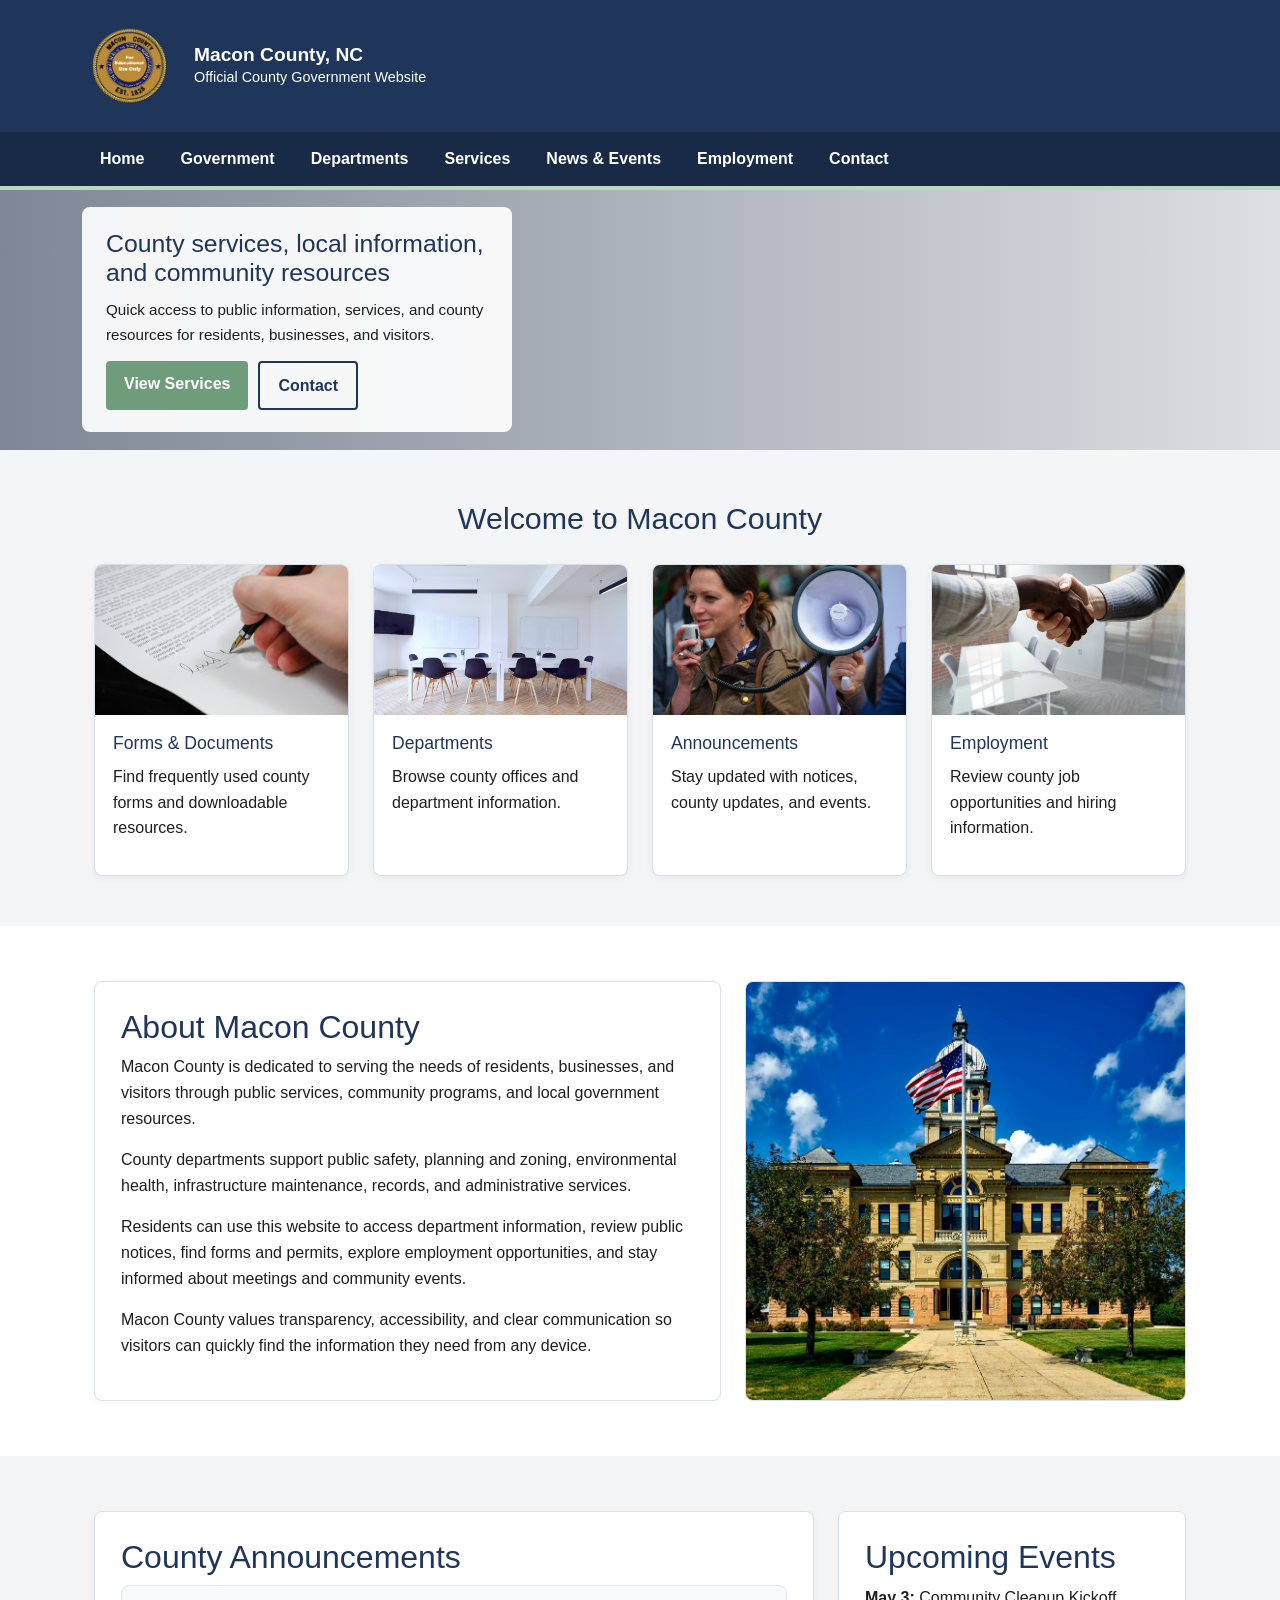
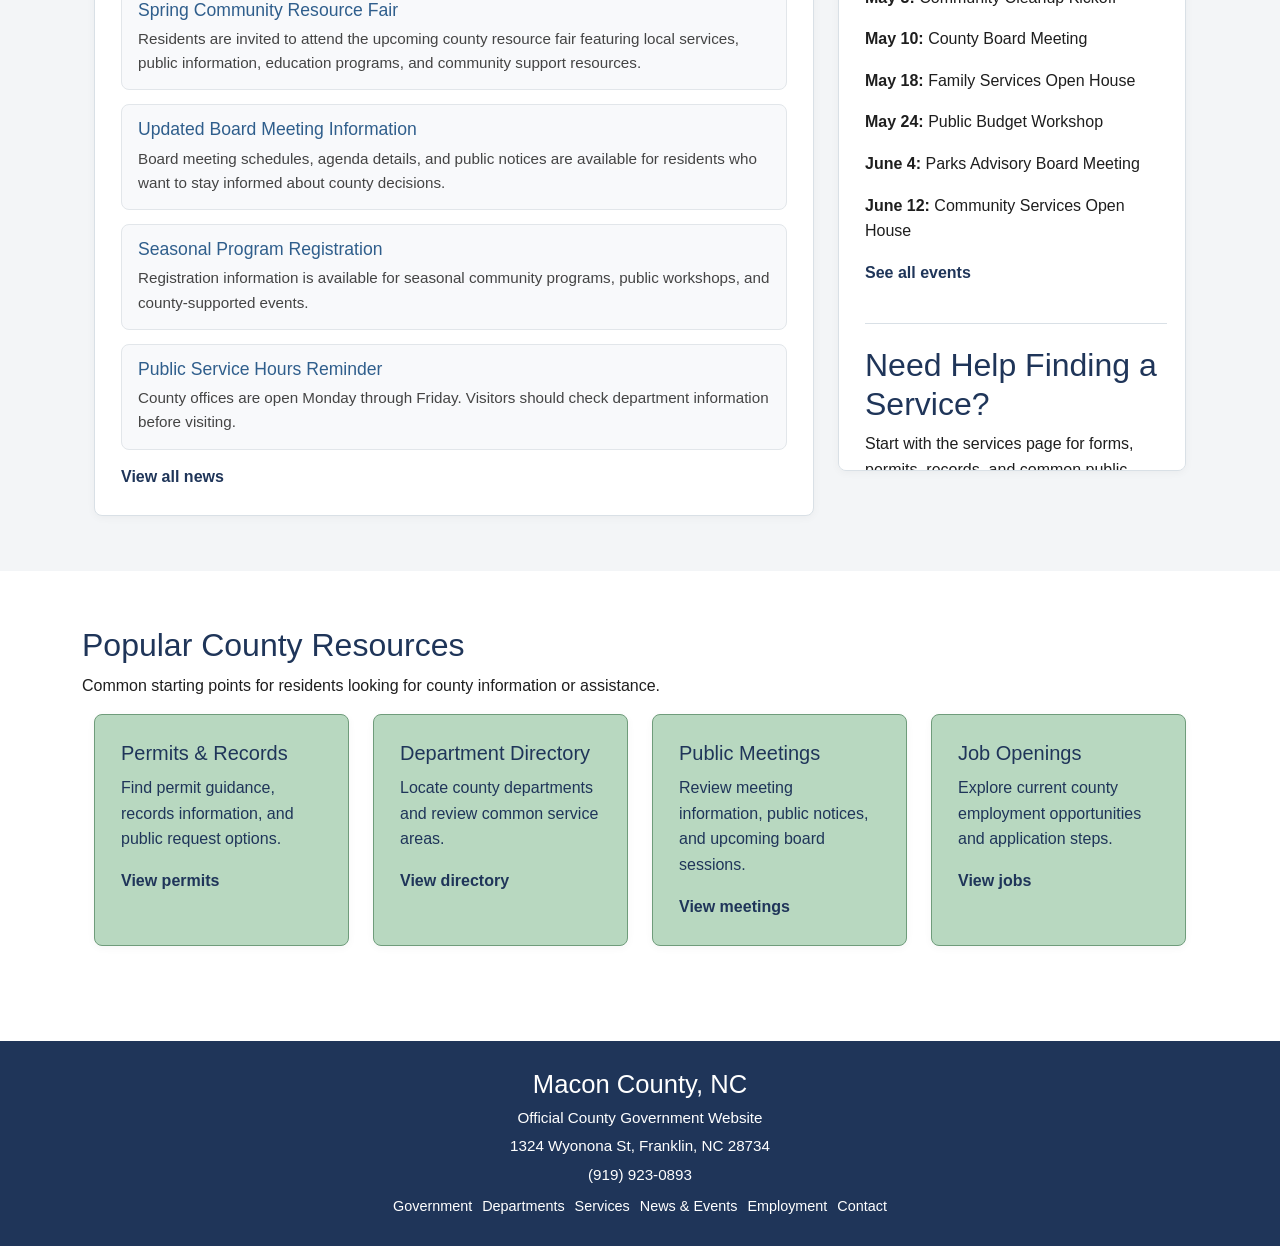
<file: index.html>
<!DOCTYPE html>
<html lang="en">
<head>
    <meta charset="UTF-8">
    <meta name="viewport" content="width=device-width, initial-scale=1.0">
    <title>Macon County, NC | Home</title>
    <meta name="description" content="Macon County government services, departments, news, employment, public meetings, permits, records, and community resources.">
    <meta name="author" content="Hannah Hanlon">
    <link href="https://cdn.jsdelivr.net/npm/bootstrap@5.3.0/dist/css/bootstrap.min.css" rel="stylesheet">
    <link rel="stylesheet" href="css/style.css">
</head>

<body>

<a class="skip-link" href="#main-content">Skip to main content</a>

<header class="site-header">
    <div class="container">
        <div class="site-brand">
            <img src="images/logo.png" alt="Macon County logo" class="site-logo">
            <div class="site-brand-text">
                <h1>Macon County, NC</h1>
                <p>Official County Government Website</p>
            </div>
        </div>
    </div>
</header>

<nav class="site-nav" aria-label="Main navigation">
    <div class="container nav-wrap">
        <input type="checkbox" id="nav-toggle" class="nav-toggle">
        <label for="nav-toggle" class="nav-toggle-label">Menu</label>

        <ul class="main-menu">
            <li><a href="index.html">Home</a></li>

            <li class="has-submenu">
                <a href="government.html">Government</a>
                <ul class="submenu">
                    <li><a href="government.html#commissioners">County Commissioners</a></li>
                    <li><a href="government.html#meetings">Meetings & Notices</a></li>
                    <li><a href="government.html#boards">Boards & Committees</a></li>
                </ul>
            </li>

            <li class="has-submenu">
                <a href="departments.html">Departments</a>
                <ul class="submenu">
                    <li><a href="departments.html#featured-departments">Featured Departments</a></li>
                    <li><a href="departments.html#popular-services">Popular Services</a></li>
                    <li><a href="departments.html#directory">Department Directory</a></li>
                </ul>
            </li>

            <li class="has-submenu">
                <a href="services.html">Services</a>
                <ul class="submenu">
                    <li><a href="services.html#featured-services">Featured Services</a></li>
                    <li><a href="services.html#forms">Forms & Documents</a></li>
                    <li><a href="services.html#permits">Permits & Records</a></li>
                </ul>
            </li>

            <li class="has-submenu">
                <a href="news.html">News & Events</a>
                <ul class="submenu">
                    <li><a href="news.html#featured-news">Featured News</a></li>
                    <li><a href="news.html#events">Upcoming Events</a></li>
                    <li><a href="news.html#announcements">Announcements</a></li>
                </ul>
            </li>

            <li class="has-submenu">
                <a href="employment.html">Employment</a>
                <ul class="submenu">
                    <li><a href="employment.html#featured-jobs">Featured Openings</a></li>
                    <li><a href="employment.html#process">How to Apply</a></li>
                    <li><a href="employment.html#openings">Current Openings</a></li>
                </ul>
            </li>

            <li class="has-submenu">
                <a href="contact.html">Contact</a>
                <ul class="submenu">
                    <li><a href="contact.html#main-office">Main Office</a></li>
                    <li><a href="contact.html#contact-form">Contact Form</a></li>
                    <li><a href="contact.html#department-contacts">Department Contacts</a></li>
                </ul>
            </li>
        </ul>
    </div>
</nav>

<main id="main-content">

    <section class="hero">
        <div class="hero-slider">
            <img src="images/hero1.jpg" alt="Scenic view representing Macon County">
            <img src="images/hero2.jpg" alt="Community view representing Macon County">
            <img src="images/hero3.jpg" alt="Natural landscape representing Macon County">
        </div>

        <div class="hero-overlay">
            <div class="container">
                <div class="hero-content-box">
                    <h2>County services, local information, and community resources</h2>
                    <p>
                        Quick access to public information, services, and county resources for residents,
                        businesses, and visitors.
                    </p>
                    <div class="hero-buttons">
                        <a href="services.html" class="custom-btn btn-primary-custom">View Services</a>
                        <a href="contact.html" class="custom-btn btn-outline-custom">Contact</a>
                    </div>
                </div>
            </div>
        </div>
    </section>

    <section class="quick-links-section">
        <div class="container">
            <h2 class="section-title">Welcome to Macon County</h2>

            <div class="row g-4">
                <div class="col-sm-6 col-lg-3">
                    <a class="quick-card" href="services.html">
                        <img src="images/quicklink1.jpg" alt="Forms and documents">
                        <div class="quick-card-text">
                            <h3>Forms & Documents</h3>
                            <p>Find frequently used county forms and downloadable resources.</p>
                        </div>
                    </a>
                </div>

                <div class="col-sm-6 col-lg-3">
                    <a class="quick-card" href="departments.html">
                        <img src="images/quicklink2.jpg" alt="County departments">
                        <div class="quick-card-text">
                            <h3>Departments</h3>
                            <p>Browse county offices and department information.</p>
                        </div>
                    </a>
                </div>

                <div class="col-sm-6 col-lg-3">
                    <a class="quick-card" href="news.html">
                        <img src="images/quicklink3.jpg" alt="County announcements">
                        <div class="quick-card-text">
                            <h3>Announcements</h3>
                            <p>Stay updated with notices, county updates, and events.</p>
                        </div>
                    </a>
                </div>

                <div class="col-sm-6 col-lg-3">
                    <a class="quick-card" href="employment.html">
                        <img src="images/quicklink4.jpg" alt="County employment">
                        <div class="quick-card-text">
                            <h3>Employment</h3>
                            <p>Review county job opportunities and hiring information.</p>
                        </div>
                    </a>
                </div>
            </div>
        </div>
    </section>

    <section class="interior-section">
        <div class="container">
            <div class="row g-4 align-items-stretch">
                <div class="col-lg-7">
                    <div class="interior-card">
                        <h2>About Macon County</h2>
                        <p>
                            Macon County is dedicated to serving the needs of residents, businesses, and visitors through public services, community programs, and local government resources.
                        </p>
                        <p>
                            County departments support public safety, planning and zoning, environmental health, infrastructure maintenance, records, and administrative services.
                        </p>
                        <p>
                            Residents can use this website to access department information, review public notices, find forms and permits, explore employment opportunities, and stay informed about meetings and community events.
                        </p>
                        <p>
                            Macon County values transparency, accessibility, and clear communication so visitors can quickly find the information they need from any device.
                        </p>
                    </div>
                </div>

                <div class="col-lg-5">
                    <img src="images/about.jpg" alt="Macon County courthouse" class="about-img">
                </div>
            </div>
        </div>
    </section>

    <section class="home-info-section bg-light-section">
        <div class="container">
            <div class="row g-4 equal-height-row">
                <div class="col-lg-8">
                    <div class="content-box">
                        <h2>County Announcements</h2>

                        <div class="announcement-item">
                            <h3>Spring Community Resource Fair</h3>
                            <p>Residents are invited to attend the upcoming county resource fair featuring local services, public information, education programs, and community support resources.</p>
                        </div>

                        <div class="announcement-item">
                            <h3>Updated Board Meeting Information</h3>
                            <p>Board meeting schedules, agenda details, and public notices are available for residents who want to stay informed about county decisions.</p>
                        </div>

                        <div class="announcement-item">
                            <h3>Seasonal Program Registration</h3>
                            <p>Registration information is available for seasonal community programs, public workshops, and county-supported events.</p>
                        </div>

                        <div class="announcement-item">
                            <h3>Public Service Hours Reminder</h3>
                            <p>County offices are open Monday through Friday. Visitors should check department information before visiting.</p>
                        </div>

                        <a href="news.html" class="text-link">View all news</a>
                    </div>
                </div>

                <div class="col-lg-4">
                    <aside class="content-box sidebar-scroll">
                        <div class="sidebar-section">
                            <h2>Upcoming Events</h2>
                            <p><strong>May 3:</strong> Community Cleanup Kickoff</p>
                            <p><strong>May 10:</strong> County Board Meeting</p>
                            <p><strong>May 18:</strong> Family Services Open House</p>
                            <p><strong>May 24:</strong> Public Budget Workshop</p>
                            <p><strong>June 4:</strong> Parks Advisory Board Meeting</p>
                            <p><strong>June 12:</strong> Community Services Open House</p>
                            <p><a href="news.html#events" class="text-link">See all events</a></p>
                        </div>

                        <div class="sidebar-section">
                            <h2>Need Help Finding a Service?</h2>
                            <p>
                                Start with the services page for forms, permits, records, and common public requests.
                            </p>
                            <p>
                                The department directory can help visitors find the correct office or county contact.
                            </p>
                            <p><a href="services.html" class="text-link">Explore Services</a></p>
                            <p><a href="contact.html" class="text-link">Contact the County</a></p>
                        </div>

                        <div class="sidebar-section">
                            <h2>Office Information</h2>
                            <p><strong>Main Office:</strong><br>1324 Wyonona St<br>Franklin, NC 28734</p>
                            <p><strong>Phone:</strong><br>(919) 923-0893</p>
                            <p><strong>Hours:</strong><br>Monday–Friday<br>8:00 AM – 5:00 PM</p>
                        </div>
                    </aside>
                </div>
            </div>
        </div>
    </section>

    <section class="interior-section">
        <div class="container">
            <div class="section-heading-left">
                <h2>Popular County Resources</h2>
                <p>Common starting points for residents looking for county information or assistance.</p>
            </div>

            <div class="row g-4">
                <div class="col-md-6 col-xl-3">
                    <div class="resource-link-box">
                        <h3>Permits & Records</h3>
                        <p>Find permit guidance, records information, and public request options.</p>
                        <a href="services.html#permits" class="text-link">View permits</a>
                    </div>
                </div>

                <div class="col-md-6 col-xl-3">
                    <div class="resource-link-box">
                        <h3>Department Directory</h3>
                        <p>Locate county departments and review common service areas.</p>
                        <a href="departments.html#directory" class="text-link">View directory</a>
                    </div>
                </div>

                <div class="col-md-6 col-xl-3">
                    <div class="resource-link-box">
                        <h3>Public Meetings</h3>
                        <p>Review meeting information, public notices, and upcoming board sessions.</p>
                        <a href="government.html#meetings" class="text-link">View meetings</a>
                    </div>
                </div>

                <div class="col-md-6 col-xl-3">
                    <div class="resource-link-box">
                        <h3>Job Openings</h3>
                        <p>Explore current county employment opportunities and application steps.</p>
                        <a href="employment.html#openings" class="text-link">View jobs</a>
                    </div>
                </div>
            </div>
        </div>
    </section>

</main>

<footer class="site-footer">
    <div class="container">
        <h2>Macon County, NC</h2>
        <p>Official County Government Website</p>
        <p>1324 Wyonona St, Franklin, NC 28734</p>
        <p>(919) 923-0893</p>

        <div class="footer-links">
            <a href="government.html">Government</a>
            <a href="departments.html">Departments</a>
            <a href="services.html">Services</a>
            <a href="news.html">News & Events</a>
            <a href="employment.html">Employment</a>
            <a href="contact.html">Contact</a>
        </div>
    </div>
</footer>

</body>
</html>
</file>
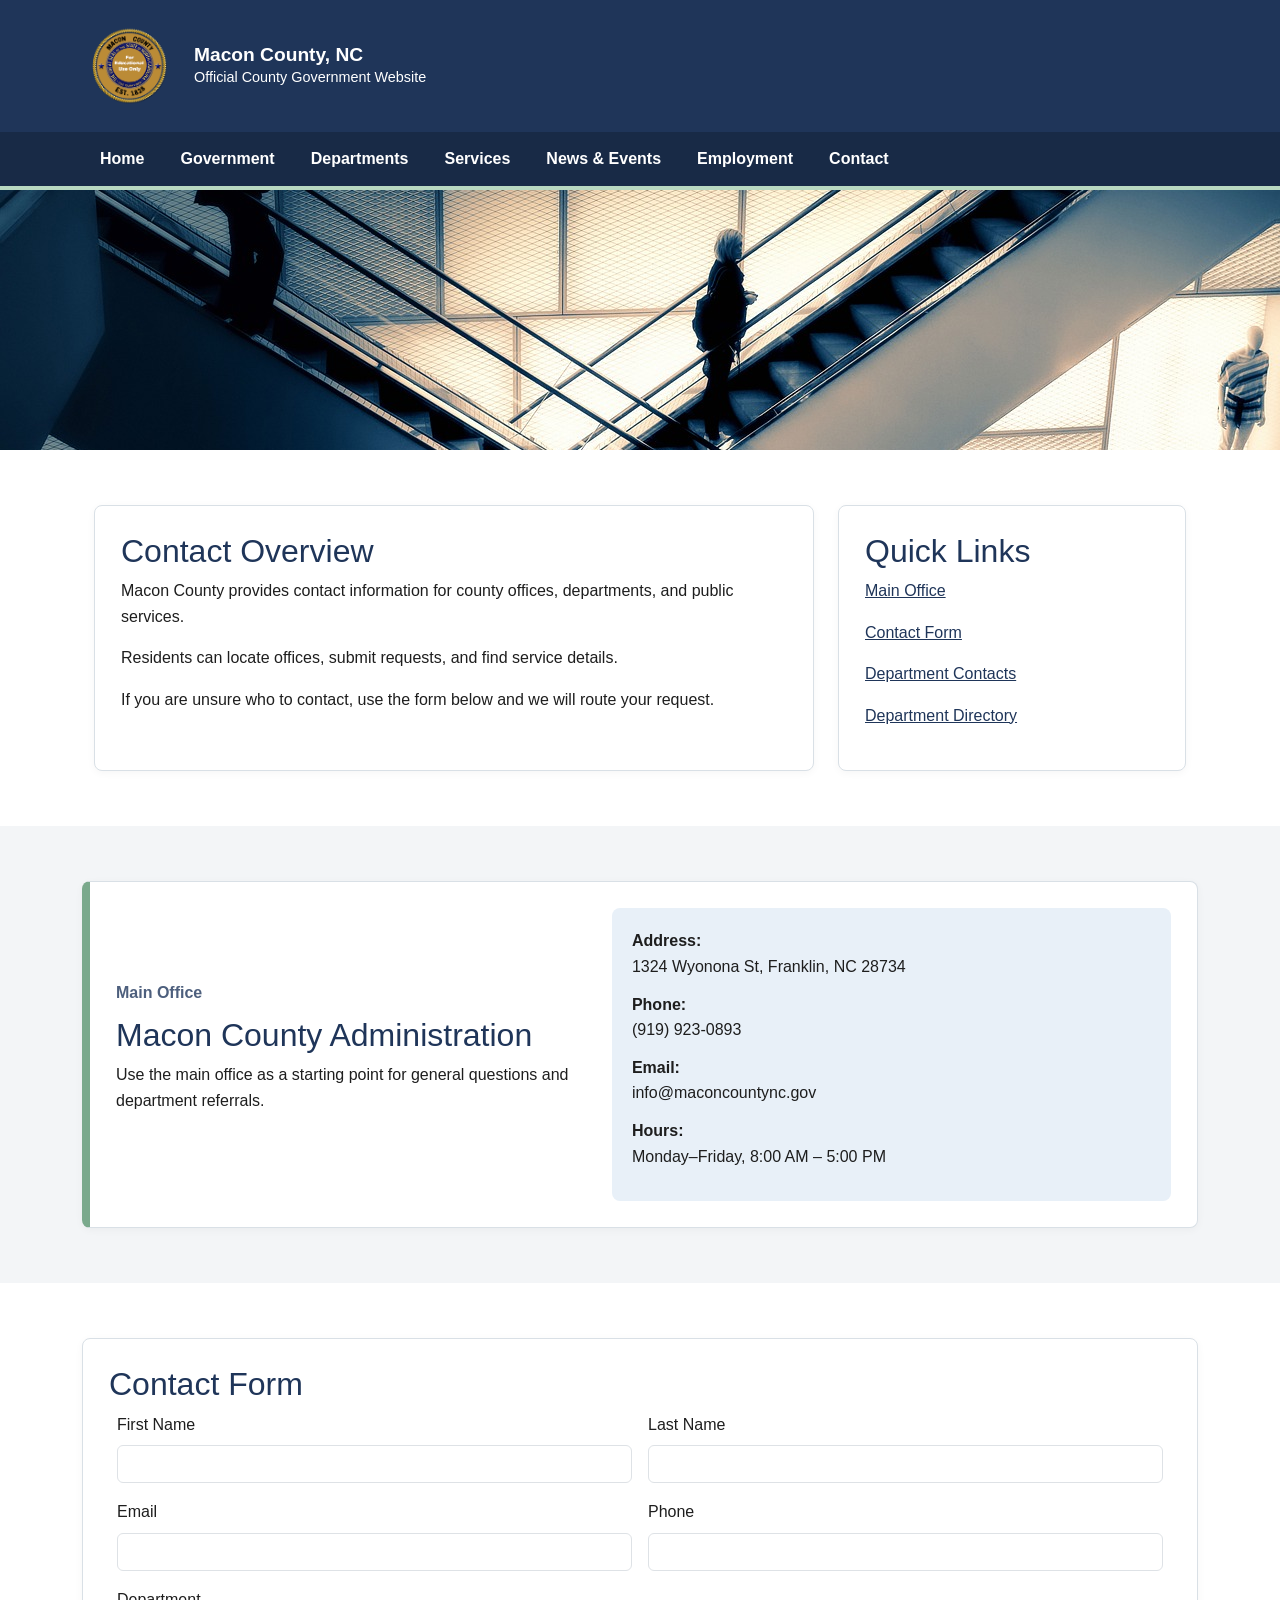
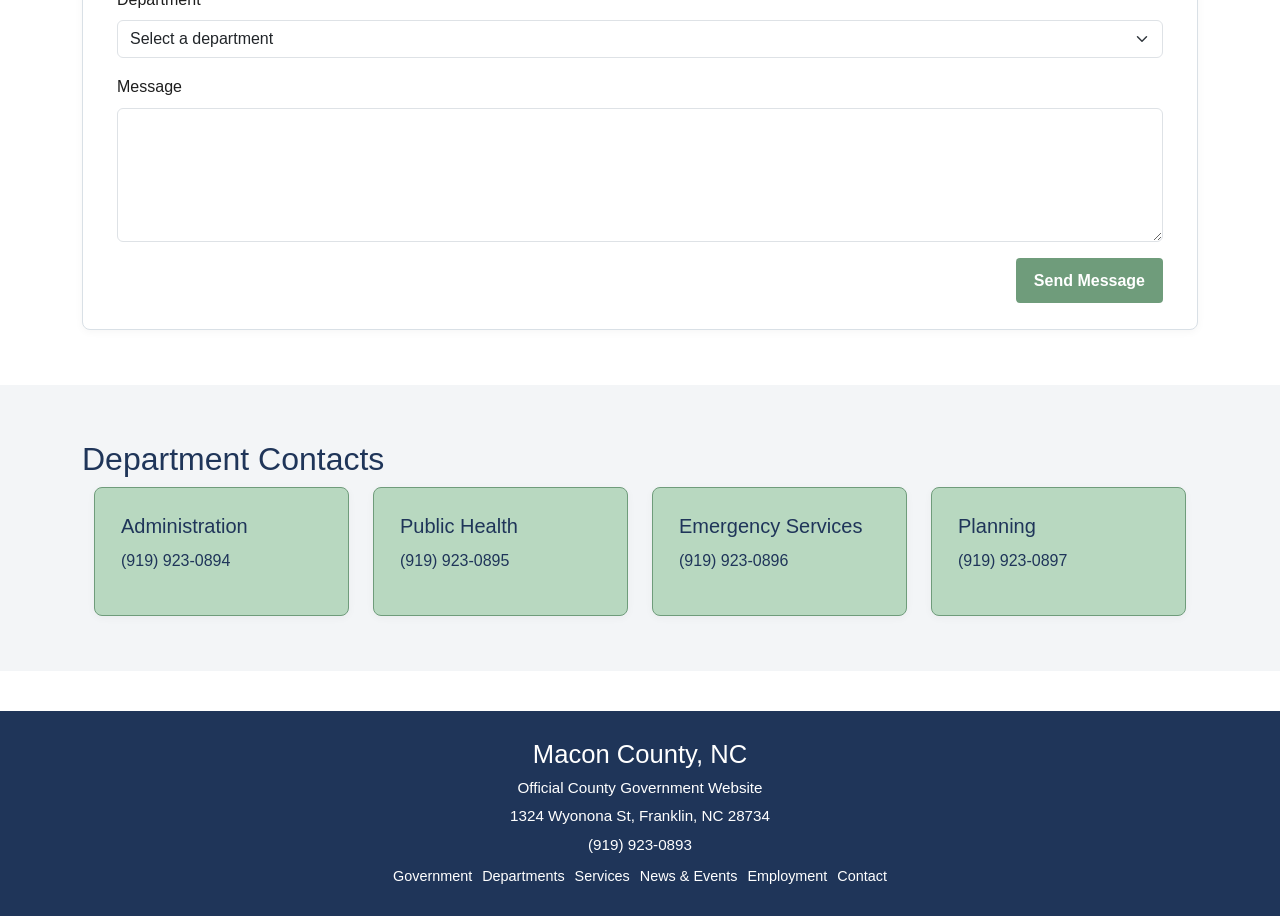
<file: contact.html>
<!DOCTYPE html>
<html lang="en">
<head>
    <meta charset="UTF-8">
    <meta name="viewport" content="width=device-width, initial-scale=1.0">
    <title>Macon County, NC | Contact</title>
    <meta name="description" content="Browse Macon County contact information.">
    <meta name="author" content="Hannah Hanlon">


    <link href="https://cdn.jsdelivr.net/npm/bootstrap@5.3.0/dist/css/bootstrap.min.css" rel="stylesheet">
    <link rel="stylesheet" href="css/style.css">
</head>

<body>

<header class="site-header">
    <div class="container">
        <div class="site-brand">
            <img src="images/logo.png" alt="Macon County logo" class="site-logo">
            <div class="site-brand-text">
                <h1>Macon County, NC</h1>
                <p>Official County Government Website</p>
            </div>
        </div>
    </div>
</header>


<nav class="site-nav" aria-label="Main navigation">
    <div class="container nav-wrap">
        <input type="checkbox" id="nav-toggle" class="nav-toggle">
        <label for="nav-toggle" class="nav-toggle-label">Menu</label>

        <ul class="main-menu">
            <li><a href="index.html">Home</a></li>

            <li class="has-submenu">
                <a href="government.html">Government</a>
                <ul class="submenu">
                    <li><a href="government.html#commissioners">County Commissioners</a></li>
                    <li><a href="government.html#meetings">Meetings & Notices</a></li>
                    <li><a href="government.html#boards">Boards & Committees</a></li>
                </ul>
            </li>

            <li class="has-submenu">
                <a href="departments.html">Departments</a>
                <ul class="submenu">
                    <li><a href="departments.html#featured-departments">Featured Departments</a></li>
                    <li><a href="departments.html#directory">Department Directory</a></li>
                </ul>
            </li>

            <li class="has-submenu">
                <a href="services.html">Services</a>
                <ul class="submenu">
                    <li><a href="services.html#featured-services">Featured Services</a></li>
                    <li><a href="services.html#forms">Forms & Documents</a></li>
                    <li><a href="services.html#permits">Permits & Records</a></li>
                </ul>
            </li>

            <li class="has-submenu">
                <a href="news.html">News & Events</a>
                <ul class="submenu">
                    <li><a href="news.html#featured-news">Featured News</a></li>
                    <li><a href="news.html#events">Upcoming Events</a></li>
                    <li><a href="news.html#announcements">Announcements</a></li>
                </ul>
            </li>

            <li class="has-submenu">
                <a href="employment.html">Employment</a>
                <ul class="submenu">
                    <li><a href="employment.html#featured-jobs">Featured Openings</a></li>
                    <li><a href="employment.html#process">How to Apply</a></li>
                    <li><a href="employment.html#openings">Current Openings</a></li>
                </ul>
            </li>

            <li class="has-submenu">
                <a href="contact.html">Contact</a>
                <ul class="submenu">
                    <li><a href="#main-office">Main Office</a></li>
                    <li><a href="#contact-form">Contact Form</a></li>
                    <li><a href="#department-contacts">Department Contacts</a></li>
                </ul>
            </li>
        </ul>
    </div>
</nav>

<main id="main-content">

<section class="page-banner">
    <div class="page-banner-image">
        <img src="images/contact-hero.jpg" alt="Contact Macon County">
    </div>
</section>

<section class="interior-section">
    <div class="container">
        <div class="row g-4">

            <div class="col-lg-8">
                <div class="interior-card">
                    <h2>Contact Overview</h2>
                    <p>Macon County provides contact information for county offices, departments, and public services.</p>
                    <p>Residents can locate offices, submit requests, and find service details.</p>
                    <p>If you are unsure who to contact, use the form below and we will route your request.</p>
                </div>
            </div>

            <div class="col-lg-4">
                <div class="content-box">
                    <h2>Quick Links</h2>
                    <p><a href="#main-office">Main Office</a></p>
                    <p><a href="#contact-form">Contact Form</a></p>
                    <p><a href="#department-contacts">Department Contacts</a></p>
                    <p><a href="departments.html#directory">Department Directory</a></p>
                </div>
            </div>

        </div>
    </div>
</section>

<section class="interior-section bg-light-section" id="main-office">
    <div class="container">
        <div class="interior-card contact-business-card">

            <div>
                <p class="profile-role">Main Office</p>
                <h2>Macon County Administration</h2>
                <p>Use the main office as a starting point for general questions and department referrals.</p>
            </div>

            <div class="business-card-details">
                <p><strong>Address:</strong><br>1324 Wyonona St, Franklin, NC 28734</p>
                <p><strong>Phone:</strong><br>(919) 923-0893</p>
                <p><strong>Email:</strong><br>info@maconcountync.gov</p>
                <p><strong>Hours:</strong><br>Monday–Friday, 8:00 AM – 5:00 PM</p>
            </div>

        </div>
    </div>
</section>

<section class="interior-section" id="contact-form">
    <div class="container">
        <div class="interior-card">

            <h2>Contact Form</h2>

    
            <div id="form-success" class="form-success-message">
                Message sent successfully! We’ll get back to you soon.
            </div>

    
            <form action="#form-success">

                <div class="row g-3">

                    <div class="col-md-6">
                        <label class="form-label">First Name</label>
                        <input type="text" class="form-control">
                    </div>

                    <div class="col-md-6">
                        <label class="form-label">Last Name</label>
                        <input type="text" class="form-control">
                    </div>

                    <div class="col-md-6">
                        <label class="form-label">Email</label>
                        <input type="email" class="form-control">
                    </div>

                    <div class="col-md-6">
                        <label class="form-label">Phone</label>
                        <input type="tel" class="form-control">
                    </div>

                    <div class="col-12">
                        <label class="form-label">Department</label>
                        <select class="form-select">
                            <option>Select a department</option>
                            <option>Administration</option>
                            <option>Public Health</option>
                            <option>Emergency Services</option>
                            <option>Planning</option>
                        </select>
                    </div>

                    <div class="col-12">
                        <label class="form-label">Message</label>
                        <textarea class="form-control" rows="5"></textarea>
                    </div>

                    <div class="col-12 text-end">
                        <button type="submit" class="custom-btn btn-primary-custom">
                            Send Message
                        </button>
                    </div>

                </div>

            </form>

        </div>
    </div>
</section>

<section class="interior-section bg-light-section" id="department-contacts">
    <div class="container">

        <div class="section-heading-left">
            <h2>Department Contacts</h2>
        </div>

        <div class="row g-4">

            <div class="col-md-6 col-xl-3">
                <div class="resource-link-box">
                    <h3>Administration</h3>
                    <p>(919) 923-0894</p>
                </div>
            </div>

            <div class="col-md-6 col-xl-3">
                <div class="resource-link-box">
                    <h3>Public Health</h3>
                    <p>(919) 923-0895</p>
                </div>
            </div>

            <div class="col-md-6 col-xl-3">
                <div class="resource-link-box">
                    <h3>Emergency Services</h3>
                    <p>(919) 923-0896</p>
                </div>
            </div>

            <div class="col-md-6 col-xl-3">
                <div class="resource-link-box">
                    <h3>Planning</h3>
                    <p>(919) 923-0897</p>
                </div>
            </div>

        </div>
    </div>
</section>

</main>

<footer class="site-footer">
    <div class="container">
        <h2>Macon County, NC</h2>
        <p>Official County Government Website</p>
        <p>1324 Wyonona St, Franklin, NC 28734</p>
        <p>(919) 923-0893</p>

        <div class="footer-links">
            <a href="government.html">Government</a>
            <a href="departments.html">Departments</a>
            <a href="services.html">Services</a>
            <a href="news.html">News & Events</a>
            <a href="employment.html">Employment</a>
            <a href="contact.html">Contact</a>
        </div>
    </div>
</footer>

</body>
</html>
</file>
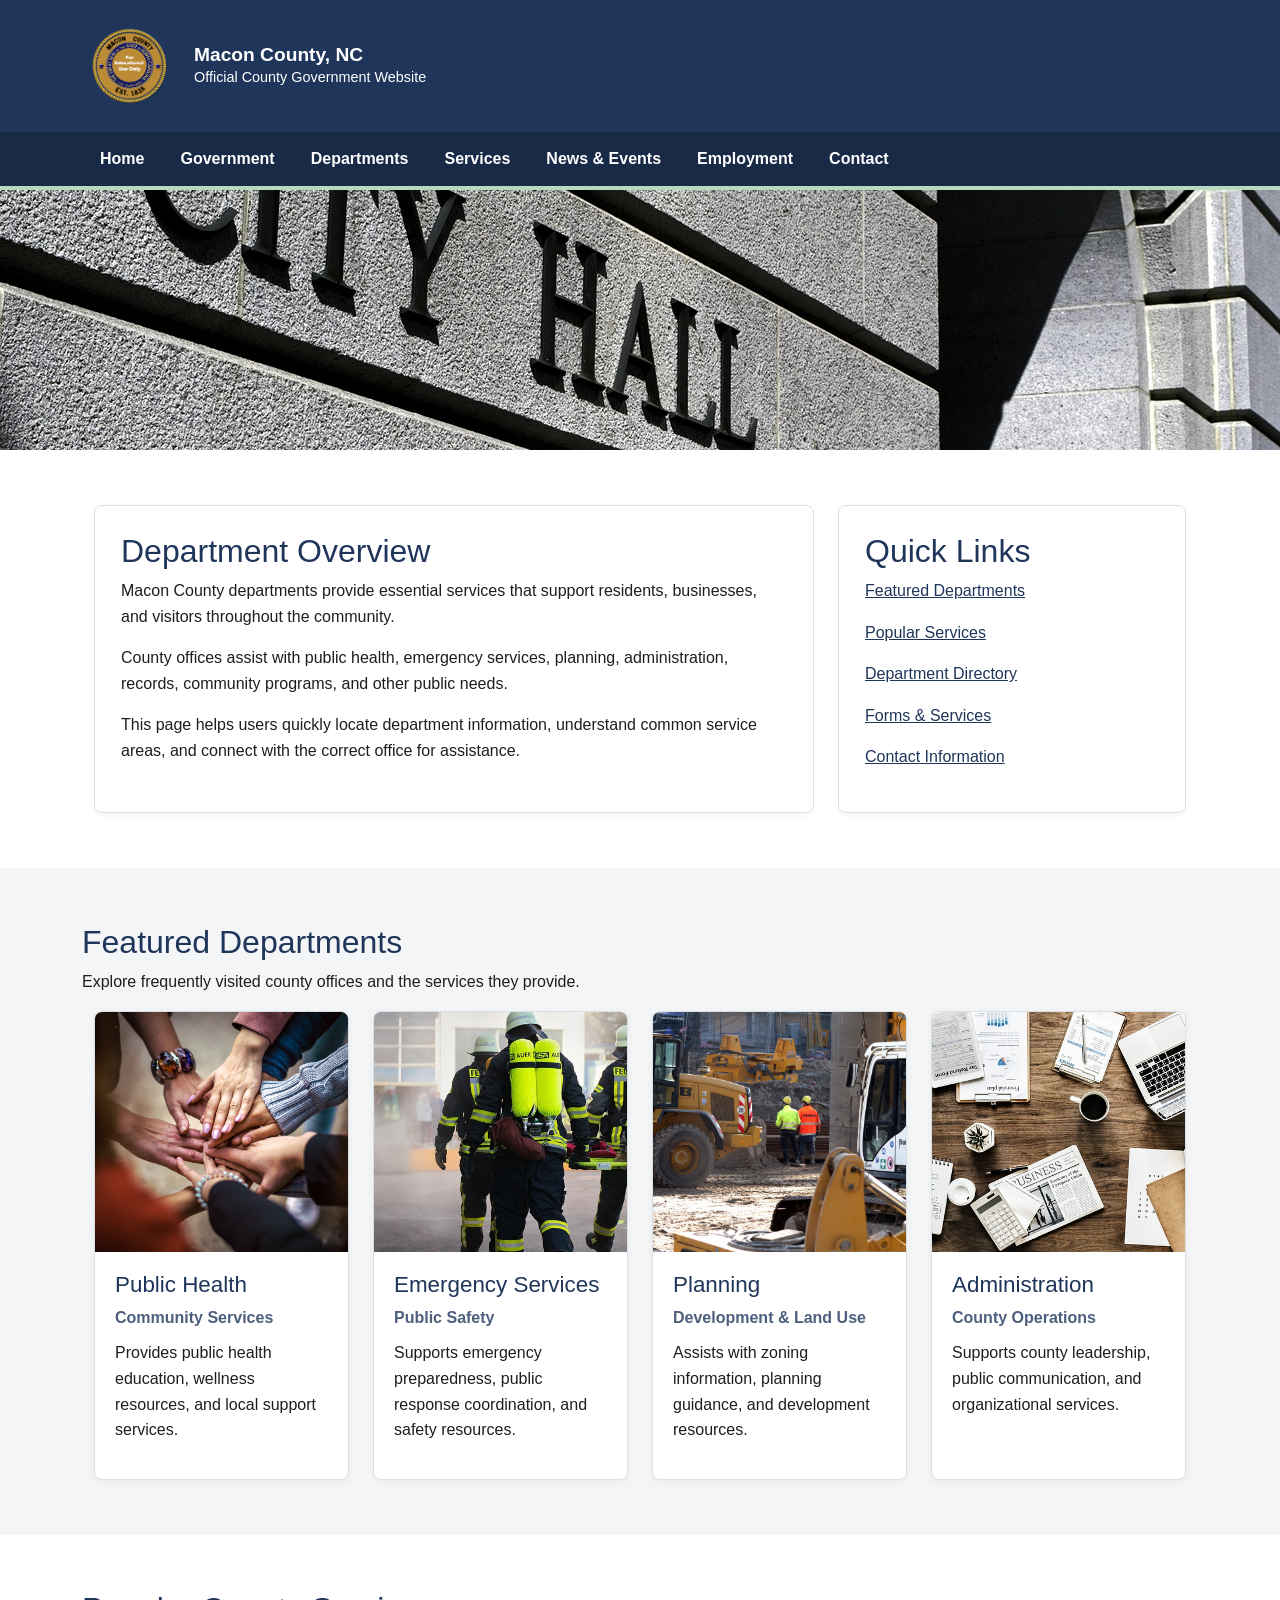
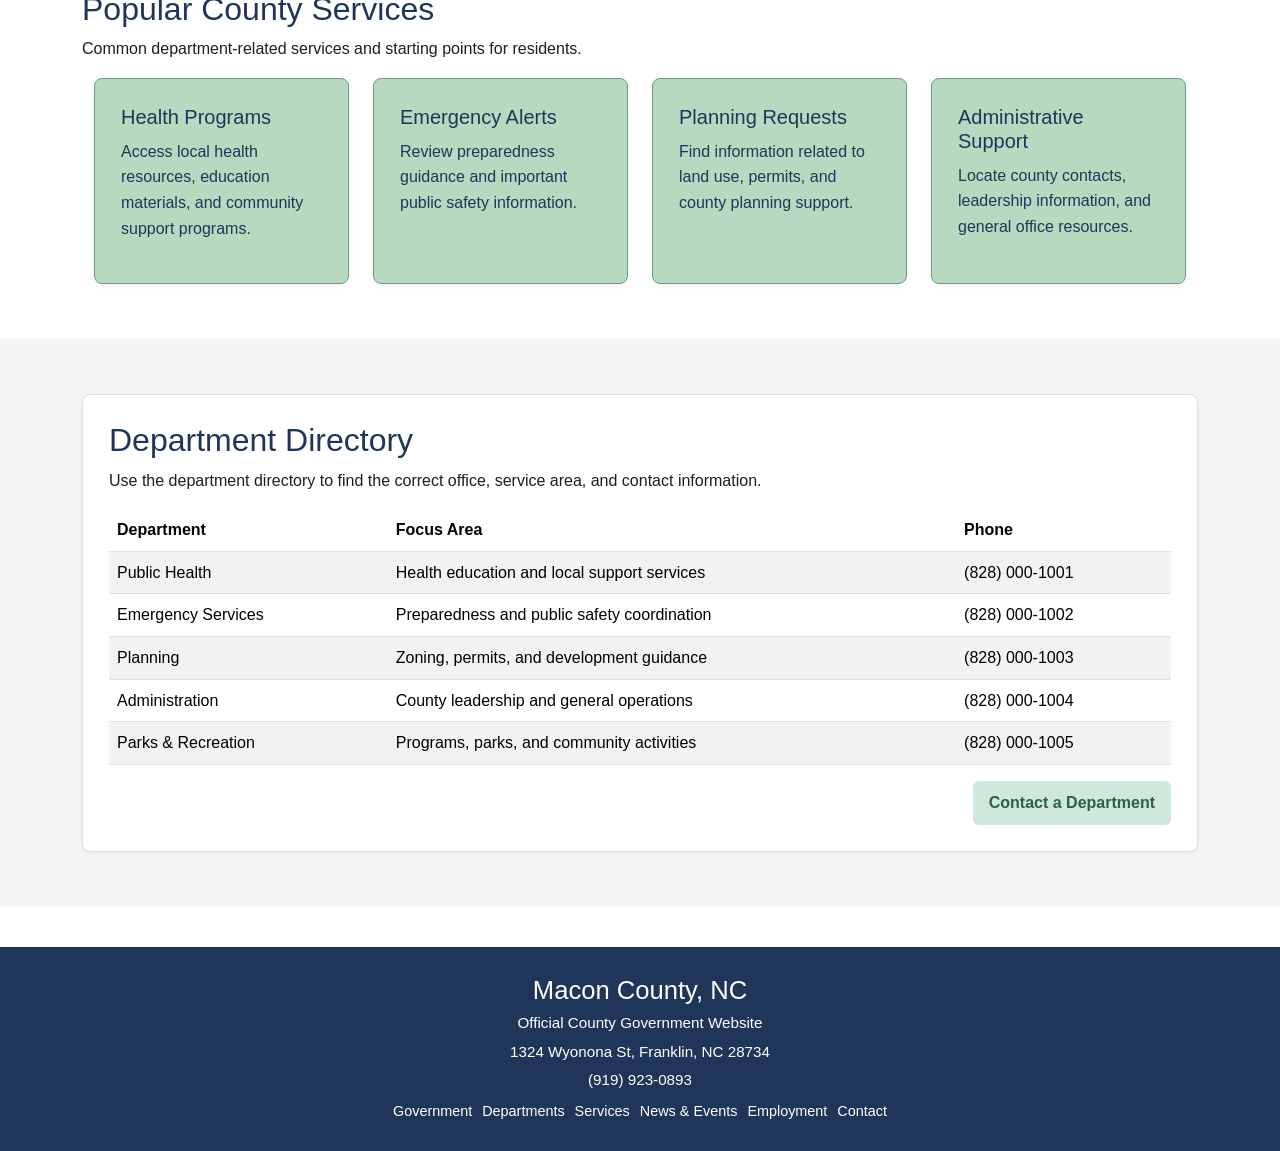
<file: departments.html>
<!DOCTYPE html>
<html lang="en">
<head>
    <meta charset="UTF-8">
    <meta name="viewport" content="width=device-width, initial-scale=1.0">
    <title>Macon County, NC | Departments</title>
    <meta name="description" content="Browse Macon County departments, county offices, public services, and department contact information.">
    <meta name="author" content="Hannah Hanlon">

    <link href="https://cdn.jsdelivr.net/npm/bootstrap@5.3.0/dist/css/bootstrap.min.css" rel="stylesheet">
    <link rel="stylesheet" href="css/style.css">
</head>

<body>

<a class="skip-link" href="#main-content">Skip to main content</a>

<header class="site-header">
    <div class="container">
        <div class="site-brand">
            <img src="images/logo.png" alt="Macon County logo" class="site-logo">
            <div class="site-brand-text">
                <h1>Macon County, NC</h1>
                <p>Official County Government Website</p>
            </div>
        </div>
    </div>
</header>

<nav class="site-nav" aria-label="Main navigation">
    <div class="container nav-wrap">
        <input type="checkbox" id="nav-toggle" class="nav-toggle">
        <label for="nav-toggle" class="nav-toggle-label">Menu</label>

        <ul class="main-menu">
            <li><a href="index.html">Home</a></li>

            <li class="has-submenu">
                <a href="government.html">Government</a>
                <ul class="submenu">
                    <li><a href="government.html#commissioners">County Commissioners</a></li>
                    <li><a href="government.html#meetings">Meetings & Notices</a></li>
                    <li><a href="government.html#boards">Boards & Committees</a></li>
                </ul>
            </li>

            <li class="has-submenu">
                <a href="departments.html">Departments</a>
                <ul class="submenu">
                    <li><a href="#featured-departments">Featured Departments</a></li>
                    <li><a href="#popular-services">Popular Services</a></li>
                    <li><a href="#directory">Department Directory</a></li>
                </ul>
            </li>

            <li class="has-submenu">
                <a href="services.html">Services</a>
                <ul class="submenu">
                    <li><a href="services.html#forms">Forms & Documents</a></li>
                    <li><a href="services.html#permits">Permits & Records</a></li>
                </ul>
            </li>

            <li class="has-submenu">
                <a href="news.html">News & Events</a>
                <ul class="submenu">
                    <li><a href="news.html#featured-news">Featured News</a></li>
                    <li><a href="news.html#events">Upcoming Events</a></li>
                    <li><a href="news.html#announcements">Announcements</a></li>
                </ul>
            </li>

            <li class="has-submenu">
                <a href="employment.html">Employment</a>
                <ul class="submenu">
                    <li><a href="employment.html#openings">Current Openings</a></li>
                    <li><a href="employment.html#process">How to Apply</a></li>
                </ul>
            </li>

            <li class="has-submenu">
                <a href="contact.html">Contact</a>
                <ul class="submenu">
                    <li><a href="contact.html#main-office">Main Office</a></li>
                    <li><a href="contact.html#contact-form">Contact Form</a></li>
                </ul>
            </li>
        </ul>
    </div>
</nav>

<main id="main-content">

<section class="page-banner">
    <div class="page-banner-image">
        <img src="images/departments-hero.jpg" alt="County office or public service setting">
    </div>
</section>

<section class="interior-section">
    <div class="container">
        <div class="row g-4">

            <div class="col-lg-8">
                <div class="interior-card">
                    <h2>Department Overview</h2>

                    <p>
                        Macon County departments provide essential services that support residents,
                        businesses, and visitors throughout the community.
                    </p>

                    <p>
                        County offices assist with public health, emergency services, planning,
                        administration, records, community programs, and other public needs.
                    </p>

                    <p>
                        This page helps users quickly locate department information, understand common
                        service areas, and connect with the correct office for assistance.
                    </p>
                </div>
            </div>

            <div class="col-lg-4">
                <div class="content-box">
                    <h2>Quick Links</h2>
                    <p><a href="#featured-departments">Featured Departments</a></p>
                    <p><a href="#popular-services">Popular Services</a></p>
                    <p><a href="#directory">Department Directory</a></p>
                    <p><a href="services.html">Forms & Services</a></p>
                    <p><a href="contact.html">Contact Information</a></p>
                </div>
            </div>

        </div>
    </div>
</section>

<section class="interior-section bg-light-section" id="featured-departments">
    <div class="container">
        <div class="section-heading-left">
            <h2>Featured Departments</h2>
            <p>Explore frequently visited county offices and the services they provide.</p>
        </div>

        <div class="row g-4">
            <div class="col-md-6 col-xl-3">
                <div class="profile-card" id="health">
                    <img src="images/department1.jpg" alt="Public health department office">
                    <div class="profile-card-text">
                        <h3>Public Health</h3>
                        <p class="profile-role">Community Services</p>
                        <p>Provides public health education, wellness resources, and local support services.</p>
                    </div>
                </div>
            </div>

            <div class="col-md-6 col-xl-3">
                <div class="profile-card" id="emergency">
                    <img src="images/department2.jpg" alt="Emergency services department">
                    <div class="profile-card-text">
                        <h3>Emergency Services</h3>
                        <p class="profile-role">Public Safety</p>
                        <p>Supports emergency preparedness, public response coordination, and safety resources.</p>
                    </div>
                </div>
            </div>

            <div class="col-md-6 col-xl-3">
                <div class="profile-card">
                    <img src="images/department3.jpg" alt="Planning department workspace">
                    <div class="profile-card-text">
                        <h3>Planning</h3>
                        <p class="profile-role">Development & Land Use</p>
                        <p>Assists with zoning information, planning guidance, and development resources.</p>
                    </div>
                </div>
            </div>

            <div class="col-md-6 col-xl-3">
                <div class="profile-card">
                    <img src="images/department4.jpg" alt="County administration office">
                    <div class="profile-card-text">
                        <h3>Administration</h3>
                        <p class="profile-role">County Operations</p>
                        <p>Supports county leadership, public communication, and organizational services.</p>
                    </div>
                </div>
            </div>
        </div>
    </div>
</section>

<section class="interior-section" id="popular-services">
    <div class="container">
        <div class="section-heading-left">
            <h2>Popular County Services</h2>
            <p>Common department-related services and starting points for residents.</p>
        </div>

        <div class="row g-4">
            <div class="col-md-6 col-xl-3">
                <div class="resource-link-box">
                    <h3>Health Programs</h3>
                    <p>Access local health resources, education materials, and community support programs.</p>
                </div>
            </div>

            <div class="col-md-6 col-xl-3">
                <div class="resource-link-box">
                    <h3>Emergency Alerts</h3>
                    <p>Review preparedness guidance and important public safety information.</p>
                </div>
            </div>

            <div class="col-md-6 col-xl-3">
                <div class="resource-link-box">
                    <h3>Planning Requests</h3>
                    <p>Find information related to land use, permits, and county planning support.</p>
                </div>
            </div>

            <div class="col-md-6 col-xl-3">
                <div class="resource-link-box">
                    <h3>Administrative Support</h3>
                    <p>Locate county contacts, leadership information, and general office resources.</p>
                </div>
            </div>
        </div>
    </div>
</section>

<section class="interior-section bg-light-section" id="directory">
    <div class="container">
        <div class="interior-card">
            <h2>Department Directory</h2>

            <p>
                Use the department directory to find the correct office, service area, and contact information.
            </p>

            <table class="table table-striped">
                <thead>
                    <tr>
                        <th>Department</th>
                        <th>Focus Area</th>
                        <th>Phone</th>
                    </tr>
                </thead>
                <tbody>
                    <tr>
                        <td>Public Health</td>
                        <td>Health education and local support services</td>
                        <td>(828) 000-1001</td>
                    </tr>
                    <tr>
                        <td>Emergency Services</td>
                        <td>Preparedness and public safety coordination</td>
                        <td>(828) 000-1002</td>
                    </tr>
                    <tr>
                        <td>Planning</td>
                        <td>Zoning, permits, and development guidance</td>
                        <td>(828) 000-1003</td>
                    </tr>
                    <tr>
                        <td>Administration</td>
                        <td>County leadership and general operations</td>
                        <td>(828) 000-1004</td>
                    </tr>
                    <tr>
                        <td>Parks & Recreation</td>
                        <td>Programs, parks, and community activities</td>
                        <td>(828) 000-1005</td>
                    </tr>
                </tbody>
            </table>

            <div class="mt-3 text-end">
                <a href="contact.html#contact-form" class="btn btn-primary">Contact a Department</a>
            </div>
        </div>
    </div>
</section>

</main>

<footer class="site-footer">
    <div class="container">
        <h2>Macon County, NC</h2>
        <p>Official County Government Website</p>
        <p>1324 Wyonona St, Franklin, NC 28734</p>
        <p>(919) 923-0893</p>

        <div class="footer-links">
            <a href="government.html">Government</a>
            <a href="departments.html">Departments</a>
            <a href="services.html">Services</a>
            <a href="news.html">News & Events</a>
            <a href="employment.html">Employment</a>
            <a href="contact.html">Contact</a>
        </div>
    </div>
</footer>

</body>
</html>
</file>
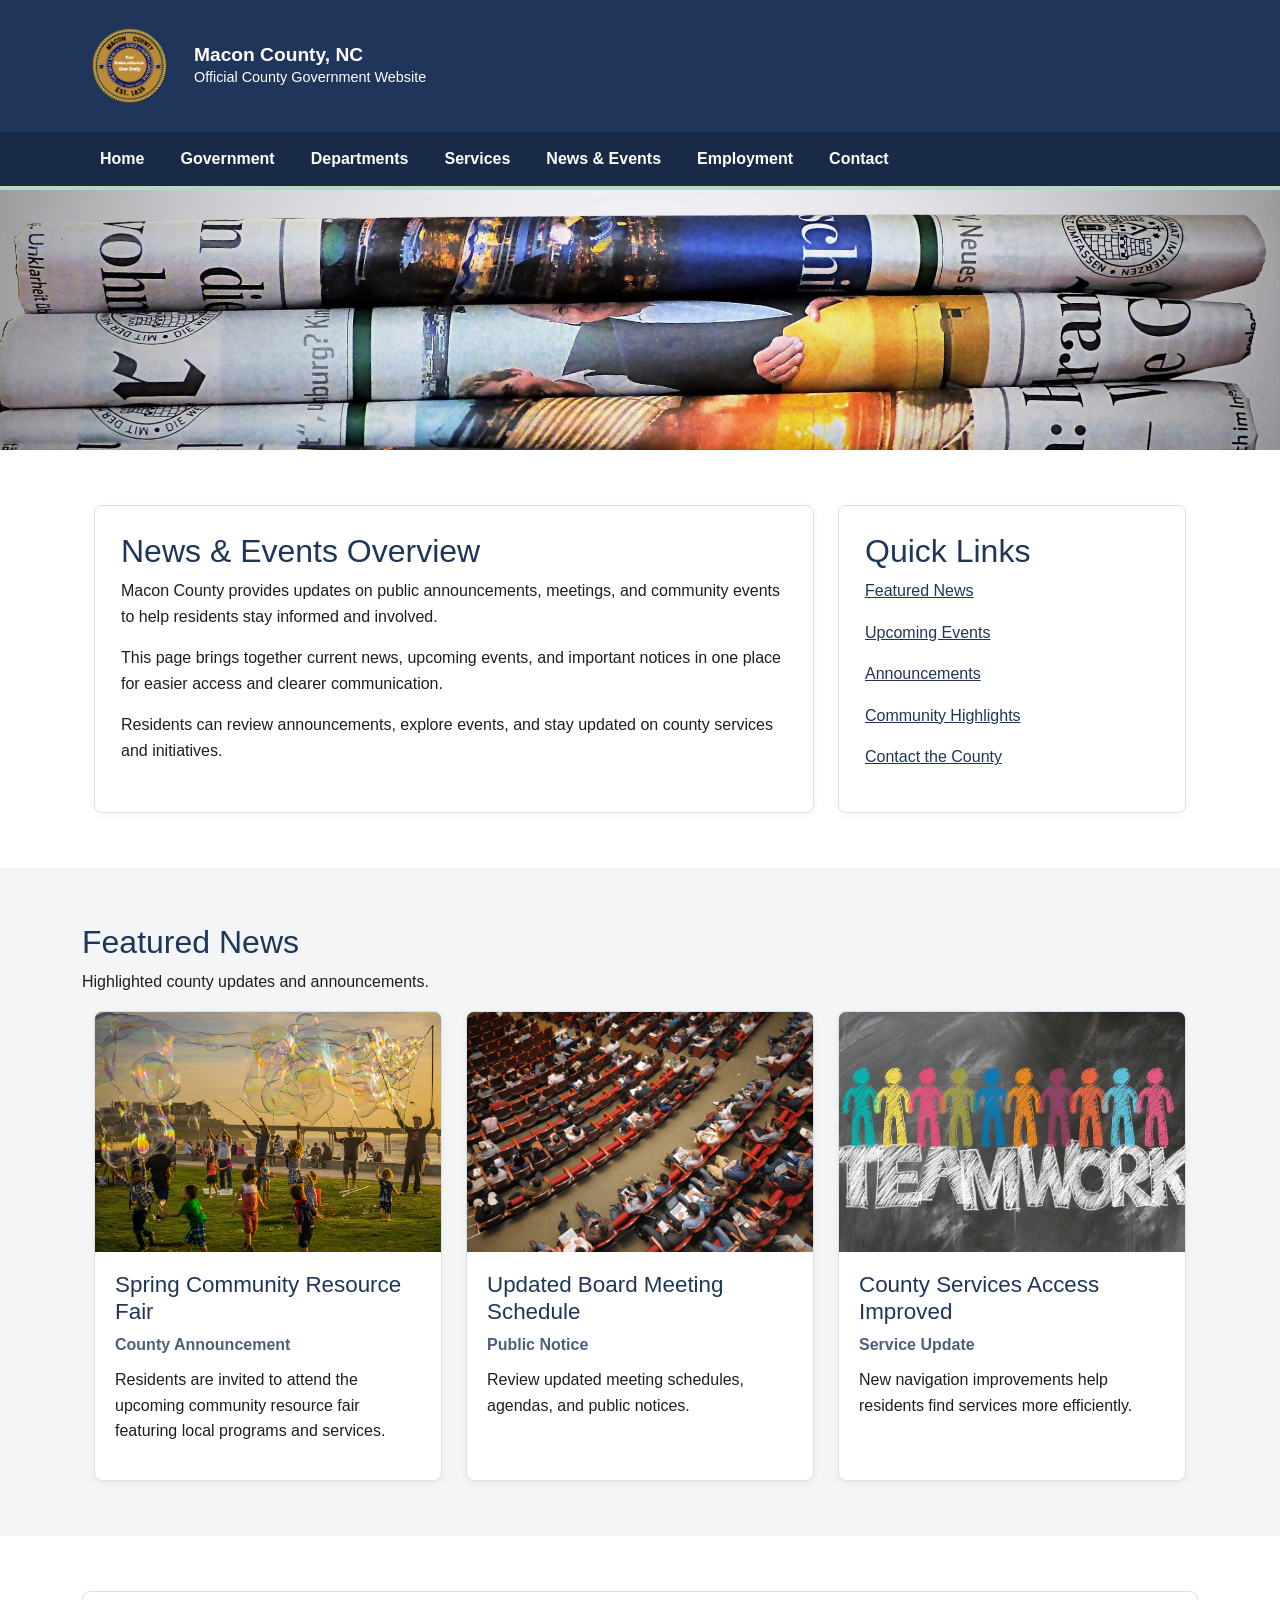
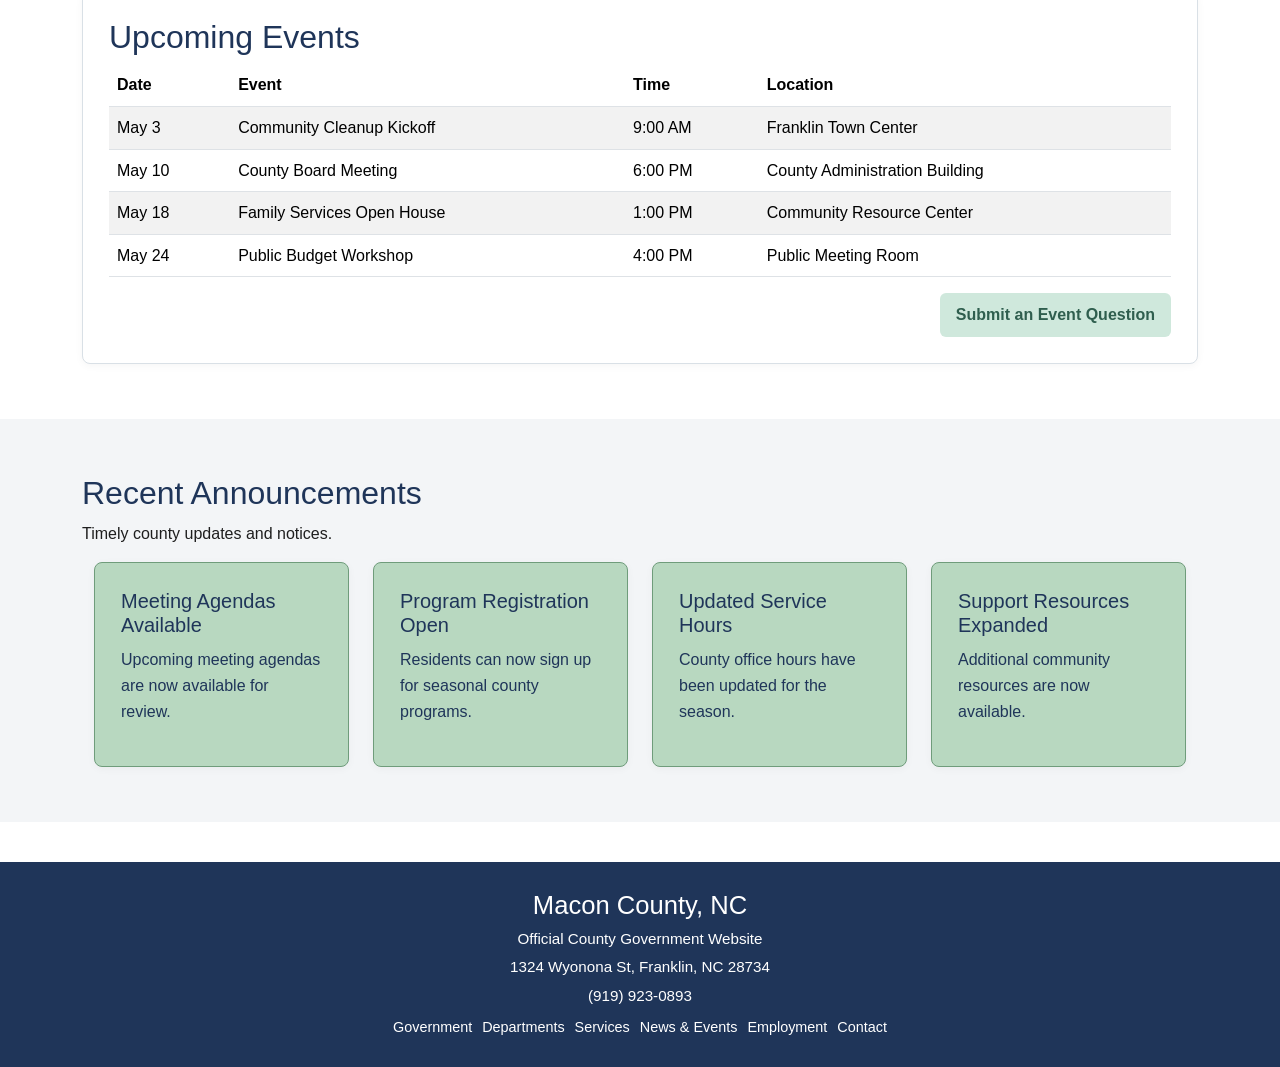
<file: news.html>
<!DOCTYPE html>
<html lang="en">
<head>
    <meta charset="UTF-8">
    <meta name="viewport" content="width=device-width, initial-scale=1.0">
    <title>Macon County, NC | News & Events</title>
    <meta name="description" content="Read Macon County announcements, public notices, and upcoming community events.">
    <meta name="author" content="Hannah Hanlon">

    <link href="https://cdn.jsdelivr.net/npm/bootstrap@5.3.0/dist/css/bootstrap.min.css" rel="stylesheet">
    <link rel="stylesheet" href="css/style.css">
</head>

<body>

<a class="skip-link" href="#main-content">Skip to main content</a>

<header class="site-header">
    <div class="container">
        <div class="site-brand">
            <img src="images/logo.png" alt="Macon County logo" class="site-logo">
            <div class="site-brand-text">
                <h1>Macon County, NC</h1>
                <p>Official County Government Website</p>
            </div>
        </div>
    </div>
</header>

<nav class="site-nav" aria-label="Main navigation">
    <div class="container nav-wrap">
        <input type="checkbox" id="nav-toggle" class="nav-toggle">
        <label for="nav-toggle" class="nav-toggle-label">Menu</label>

        <ul class="main-menu">
            <li><a href="index.html">Home</a></li>

            <li class="has-submenu">
                <a href="government.html">Government</a>
                <ul class="submenu">
                    <li><a href="government.html#commissioners">County Commissioners</a></li>
                    <li><a href="government.html#meetings">Meetings & Notices</a></li>
                    <li><a href="government.html#boards">Boards & Committees</a></li>
                </ul>
            </li>

            <li class="has-submenu">
                <a href="departments.html">Departments</a>
                <ul class="submenu">
                    <li><a href="departments.html#featured-departments">Featured Departments</a></li>
                    <li><a href="departments.html#directory">Department Directory</a></li>
                </ul>
            </li>

            <li class="has-submenu">
                <a href="services.html">Services</a>
                <ul class="submenu">
                    <li><a href="services.html#featured-services">Featured Services</a></li>
                    <li><a href="services.html#forms">Forms & Documents</a></li>
                    <li><a href="services.html#permits">Permits & Records</a></li>
                </ul>
            </li>

            <li class="has-submenu">
                <a href="news.html">News & Events</a>
                <ul class="submenu">
                    <li><a href="#featured-news">Featured News</a></li>
                    <li><a href="#events">Upcoming Events</a></li>
                    <li><a href="#announcements">Announcements</a></li>
                </ul>
            </li>

            <li class="has-submenu">
                <a href="employment.html">Employment</a>
                <ul class="submenu">
                    <li><a href="employment.html#openings">Current Openings</a></li>
                    <li><a href="employment.html#process">How to Apply</a></li>
                </ul>
            </li>

            <li class="has-submenu">
                <a href="contact.html">Contact</a>
                <ul class="submenu">
                    <li><a href="contact.html#main-office">Main Office</a></li>
                    <li><a href="contact.html#contact-form">Contact Form</a></li>
                </ul>
            </li>
        </ul>
    </div>
</nav>

<main id="main-content">

<section class="page-banner">
    <div class="page-banner-image">
        <img src="images/news-hero.jpg" alt="Community event or local news setting">
    </div>
</section>

<section class="interior-section">
    <div class="container">
        <div class="row g-4">

            <div class="col-lg-8">
                <div class="interior-card">
                    <h2>News & Events Overview</h2>

                    <p>
                        Macon County provides updates on public announcements, meetings,
                        and community events to help residents stay informed and involved.
                    </p>

                    <p>
                        This page brings together current news, upcoming events, and important
                        notices in one place for easier access and clearer communication.
                    </p>

                    <p>
                        Residents can review announcements, explore events, and stay updated
                        on county services and initiatives.
                    </p>
                </div>
            </div>

            <div class="col-lg-4">
                <div class="content-box">
                    <h2>Quick Links</h2>
                    <p><a href="#featured-news">Featured News</a></p>
                    <p><a href="#events">Upcoming Events</a></p>
                    <p><a href="#announcements">Announcements</a></p>
                    <p><a href="#highlights">Community Highlights</a></p>
                    <p><a href="contact.html#contact-form">Contact the County</a></p>
                </div>
            </div>

        </div>
    </div>
</section>

<section class="interior-section bg-light-section" id="featured-news">
    <div class="container">
        <div class="section-heading-left">
            <h2>Featured News</h2>
            <p>Highlighted county updates and announcements.</p>
        </div>

        <div class="row g-4">
            <div class="col-md-6 col-xl-4">
                <div class="profile-card">
                    <img src="images/news1.jpg" alt="Community resource fair event">
                    <div class="profile-card-text">
                        <h3>Spring Community Resource Fair</h3>
                        <p class="profile-role">County Announcement</p>
                        <p>Residents are invited to attend the upcoming community resource fair featuring local programs and services.</p>
                    </div>
                </div>
            </div>

            <div class="col-md-6 col-xl-4">
                <div class="profile-card">
                    <img src="images/news2.jpg" alt="Public meeting information">
                    <div class="profile-card-text">
                        <h3>Updated Board Meeting Schedule</h3>
                        <p class="profile-role">Public Notice</p>
                        <p>Review updated meeting schedules, agendas, and public notices.</p>
                    </div>
                </div>
            </div>

            <div class="col-md-6 col-xl-4">
                <div class="profile-card">
                    <img src="images/news3.jpg" alt="County services update">
                    <div class="profile-card-text">
                        <h3>County Services Access Improved</h3>
                        <p class="profile-role">Service Update</p>
                        <p>New navigation improvements help residents find services more efficiently.</p>
                    </div>
                </div>
            </div>
        </div>
    </div>
</section>

<section class="interior-section" id="events">
    <div class="container">
        <div class="interior-card">
            <h2>Upcoming Events</h2>

            <table class="table table-striped">
                <thead>
                    <tr>
                        <th>Date</th>
                        <th>Event</th>
                        <th>Time</th>
                        <th>Location</th>
                    </tr>
                </thead>
                <tbody>
                    <tr>
                        <td>May 3</td>
                        <td>Community Cleanup Kickoff</td>
                        <td>9:00 AM</td>
                        <td>Franklin Town Center</td>
                    </tr>
                    <tr>
                        <td>May 10</td>
                        <td>County Board Meeting</td>
                        <td>6:00 PM</td>
                        <td>County Administration Building</td>
                    </tr>
                    <tr>
                        <td>May 18</td>
                        <td>Family Services Open House</td>
                        <td>1:00 PM</td>
                        <td>Community Resource Center</td>
                    </tr>
                    <tr>
                        <td>May 24</td>
                        <td>Public Budget Workshop</td>
                        <td>4:00 PM</td>
                        <td>Public Meeting Room</td>
                    </tr>
                </tbody>
            </table>

            <div class="mt-3 text-end">
                <a href="contact.html#contact-form" class="btn btn-primary">Submit an Event Question</a>
            </div>
        </div>
    </div>
</section>

<section class="interior-section bg-light-section" id="announcements">
    <div class="container">
        <div class="section-heading-left">
            <h2>Recent Announcements</h2>
            <p>Timely county updates and notices.</p>
        </div>

        <div class="row g-4">
            <div class="col-md-6 col-xl-3">
                <div class="resource-link-box">
                    <h3>Meeting Agendas Available</h3>
                    <p>Upcoming meeting agendas are now available for review.</p>
                </div>
            </div>

            <div class="col-md-6 col-xl-3">
                <div class="resource-link-box">
                    <h3>Program Registration Open</h3>
                    <p>Residents can now sign up for seasonal county programs.</p>
                </div>
            </div>

            <div class="col-md-6 col-xl-3">
                <div class="resource-link-box">
                    <h3>Updated Service Hours</h3>
                    <p>County office hours have been updated for the season.</p>
                </div>
            </div>

            <div class="col-md-6 col-xl-3">
                <div class="resource-link-box">
                    <h3>Support Resources Expanded</h3>
                    <p>Additional community resources are now available.</p>
                </div>
            </div>
        </div>
    </div>
</section>

</main>

<footer class="site-footer">
    <div class="container">
        <h2>Macon County, NC</h2>
        <p>Official County Government Website</p>
         <p>1324 Wyonona St, Franklin, NC 28734</p>
        <p>(919) 923-0893</p>

        <div class="footer-links">
            <a href="government.html">Government</a>
            <a href="departments.html">Departments</a>
            <a href="services.html">Services</a>
            <a href="news.html">News & Events</a>
            <a href="employment.html">Employment</a>
            <a href="contact.html">Contact</a>
        </div>
    </div>
</footer>

</body>
</html>
</file>
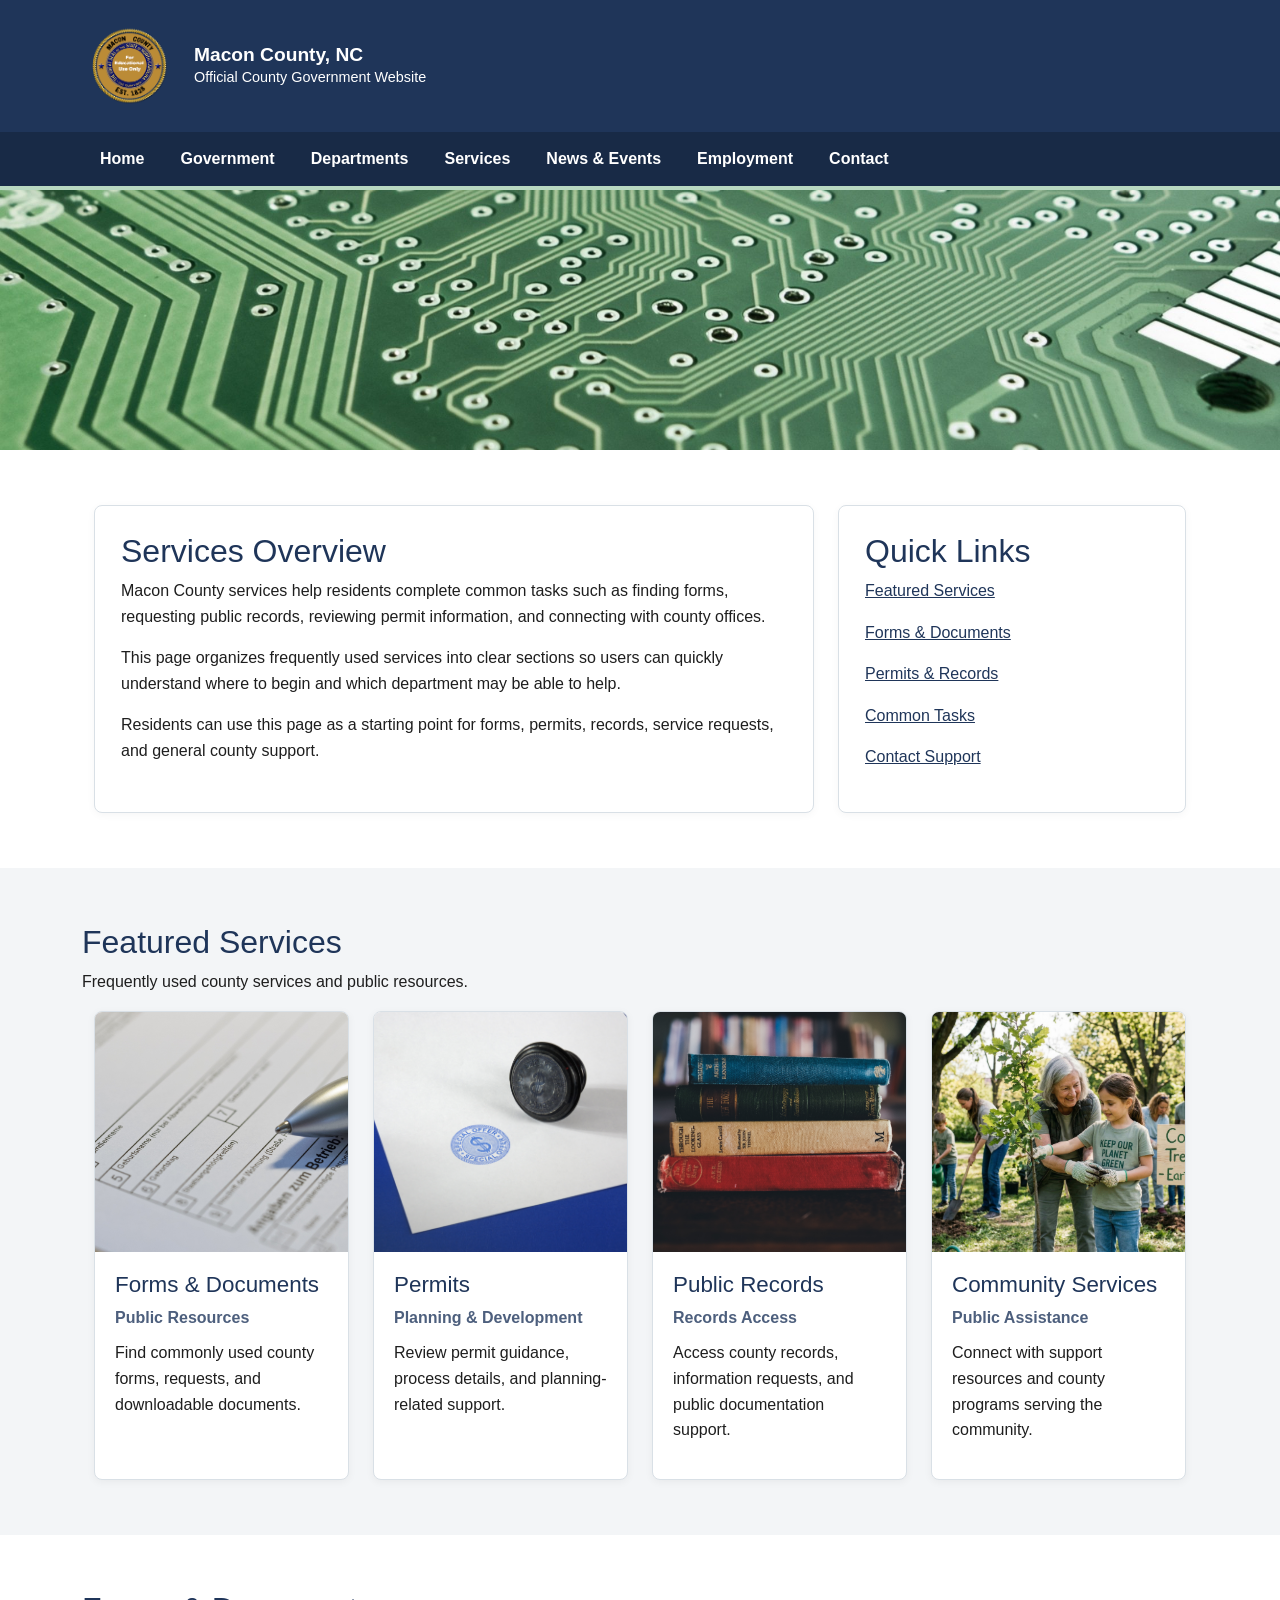
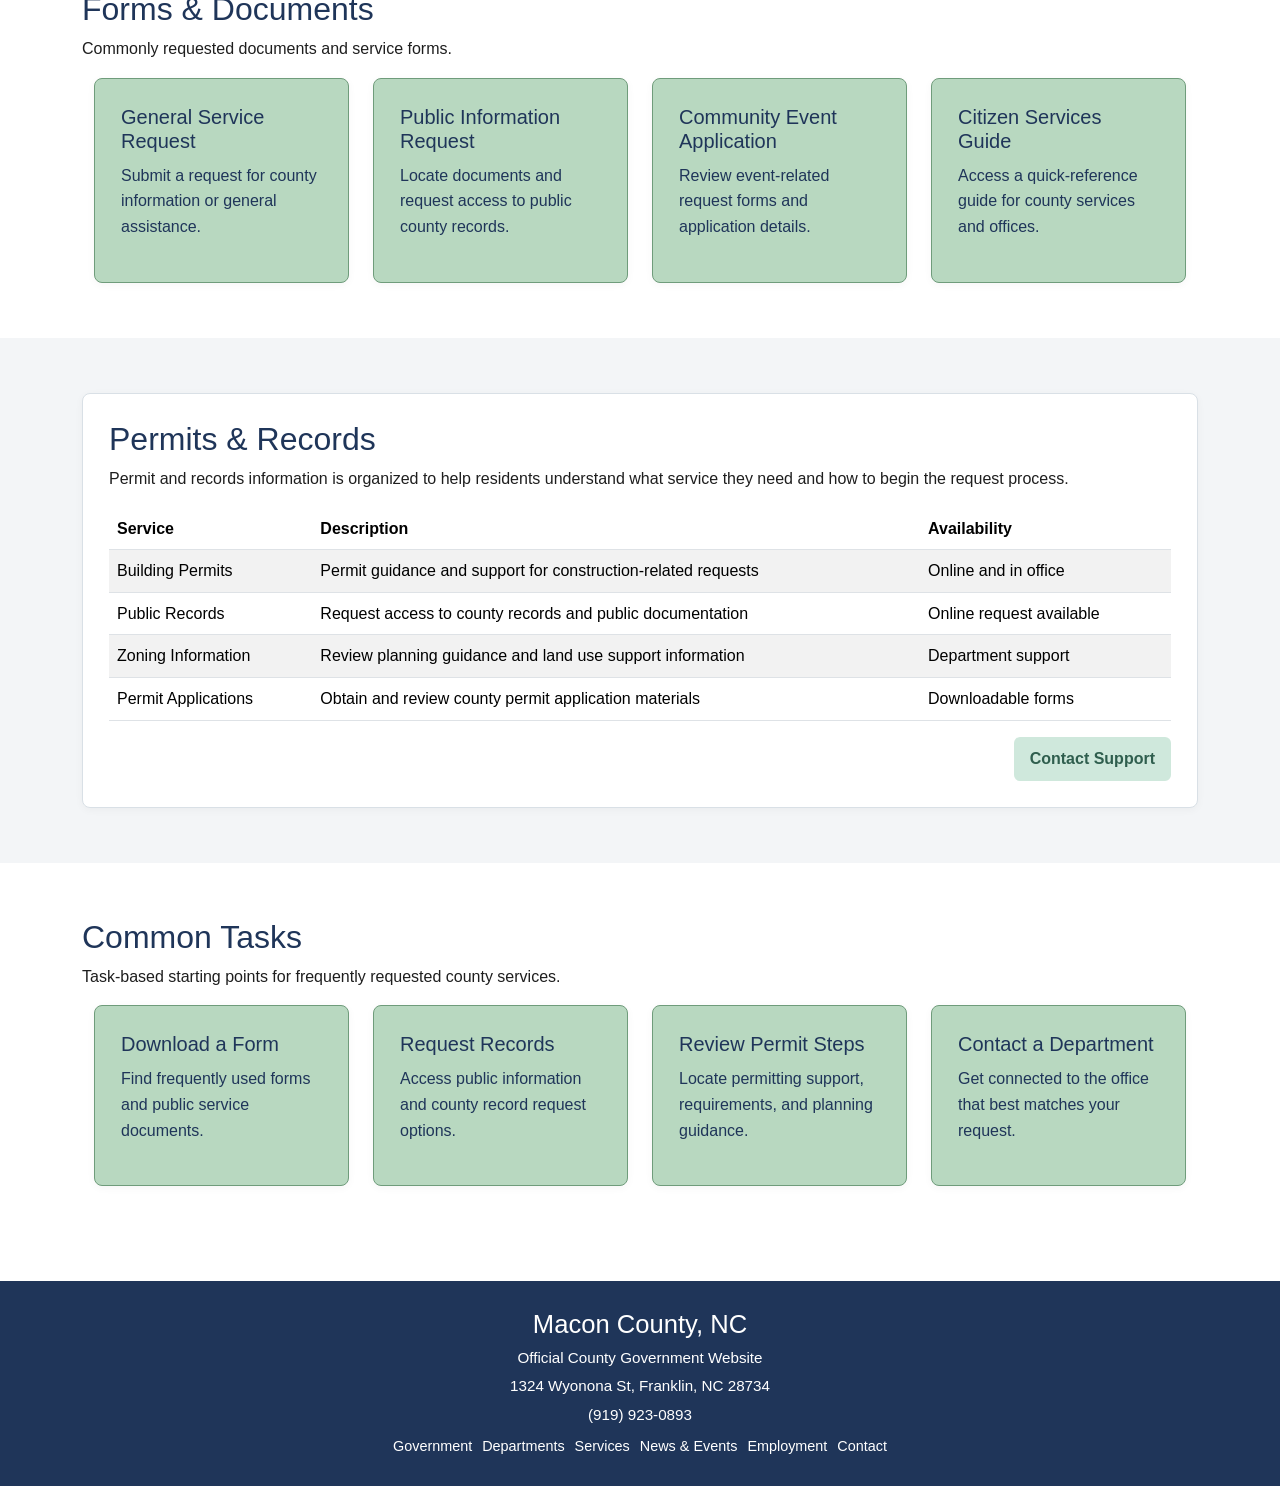
<file: services.html>
<!DOCTYPE html>
<html lang="en">
<head>
    <meta charset="UTF-8">
    <meta name="viewport" content="width=device-width, initial-scale=1.0">
    <title>Macon County, NC | Services</title>
    <meta name="description" content="Access Macon County services, forms, permits, records, and commonly used public resources.">
    <meta name="author" content="Hannah Hanlon">

    <link href="https://cdn.jsdelivr.net/npm/bootstrap@5.3.0/dist/css/bootstrap.min.css" rel="stylesheet">
    <link rel="stylesheet" href="css/style.css">
</head>

<body>

<a class="skip-link" href="#main-content">Skip to main content</a>

<header class="site-header">
    <div class="container">
        <div class="site-brand">
            <img src="images/logo.png" alt="Macon County logo" class="site-logo">
            <div class="site-brand-text">
                <h1>Macon County, NC</h1>
                <p>Official County Government Website</p>
            </div>
        </div>
    </div>
</header>

<nav class="site-nav" aria-label="Main navigation">
    <div class="container nav-wrap">
        <input type="checkbox" id="nav-toggle" class="nav-toggle">
        <label for="nav-toggle" class="nav-toggle-label">Menu</label>

        <ul class="main-menu">
            <li><a href="index.html">Home</a></li>

            <li class="has-submenu">
                <a href="government.html">Government</a>
                <ul class="submenu">
                    <li><a href="government.html#commissioners">County Commissioners</a></li>
                    <li><a href="government.html#meetings">Meetings & Notices</a></li>
                    <li><a href="government.html#boards">Boards & Committees</a></li>
                </ul>
            </li>

            <li class="has-submenu">
                <a href="departments.html">Departments</a>
                <ul class="submenu">
                    <li><a href="departments.html#featured-departments">Featured Departments</a></li>
                    <li><a href="departments.html#directory">Department Directory</a></li>
                </ul>
            </li>

            <li class="has-submenu">
                <a href="services.html">Services</a>
                <ul class="submenu">
                    <li><a href="#featured-services">Featured Services</a></li>
                    <li><a href="#forms">Forms & Documents</a></li>
                    <li><a href="#permits">Permits & Records</a></li>
                </ul>
            </li>

            <li class="has-submenu">
                <a href="news.html">News & Events</a>
                <ul class="submenu">
                    <li><a href="news.html#featured-news">Featured News</a></li>
                    <li><a href="news.html#events">Upcoming Events</a></li>
                    <li><a href="news.html#announcements">Announcements</a></li>
                </ul>
            </li>

            <li class="has-submenu">
                <a href="employment.html">Employment</a>
                <ul class="submenu">
                    <li><a href="employment.html#openings">Current Openings</a></li>
                    <li><a href="employment.html#process">How to Apply</a></li>
                </ul>
            </li>

            <li class="has-submenu">
                <a href="contact.html">Contact</a>
                <ul class="submenu">
                    <li><a href="contact.html#main-office">Main Office</a></li>
                    <li><a href="contact.html#contact-form">Contact Form</a></li>
                </ul>
            </li>
        </ul>
    </div>
</nav>

<main id="main-content">

<section class="page-banner">
    <div class="page-banner-image">
        <img src="images/services-hero.jpg" alt="County services or public resource setting">
    </div>
</section>

<section class="interior-section">
    <div class="container">
        <div class="row g-4">

            <div class="col-lg-8">
                <div class="interior-card">
                    <h2>Services Overview</h2>

                    <p>
                        Macon County services help residents complete common tasks such as finding forms,
                        requesting public records, reviewing permit information, and connecting with county offices.
                    </p>

                    <p>
                        This page organizes frequently used services into clear sections so users can quickly
                        understand where to begin and which department may be able to help.
                    </p>

                    <p>
                        Residents can use this page as a starting point for forms, permits, records, service
                        requests, and general county support.
                    </p>
                </div>
            </div>

            <div class="col-lg-4">
                <div class="content-box">
                    <h2>Quick Links</h2>
                    <p><a href="#featured-services">Featured Services</a></p>
                    <p><a href="#forms">Forms & Documents</a></p>
                    <p><a href="#permits">Permits & Records</a></p>
                    <p><a href="#tasks">Common Tasks</a></p>
                    <p><a href="contact.html#contact-form">Contact Support</a></p>
                </div>
            </div>

        </div>
    </div>
</section>

<section class="interior-section bg-light-section" id="featured-services">
    <div class="container">
        <div class="section-heading-left">
            <h2>Featured Services</h2>
            <p>Frequently used county services and public resources.</p>
        </div>

        <div class="row g-4">
            <div class="col-md-6 col-xl-3">
                <div class="profile-card">
                    <img src="images/service1.jpg" alt="Forms and public documents">
                    <div class="profile-card-text">
                        <h3>Forms & Documents</h3>
                        <p class="profile-role">Public Resources</p>
                        <p>Find commonly used county forms, requests, and downloadable documents.</p>
                    </div>
                </div>
            </div>

            <div class="col-md-6 col-xl-3">
                <div class="profile-card">
                    <img src="images/service2.jpg" alt="Permit or planning service">
                    <div class="profile-card-text">
                        <h3>Permits</h3>
                        <p class="profile-role">Planning & Development</p>
                        <p>Review permit guidance, process details, and planning-related support.</p>
                    </div>
                </div>
            </div>

            <div class="col-md-6 col-xl-3">
                <div class="profile-card">
                    <img src="images/service3.jpg" alt="Public records or office support">
                    <div class="profile-card-text">
                        <h3>Public Records</h3>
                        <p class="profile-role">Records Access</p>
                        <p>Access county records, information requests, and public documentation support.</p>
                    </div>
                </div>
            </div>

            <div class="col-md-6 col-xl-3">
                <div class="profile-card">
                    <img src="images/service4.jpg" alt="Community support services">
                    <div class="profile-card-text">
                        <h3>Community Services</h3>
                        <p class="profile-role">Public Assistance</p>
                        <p>Connect with support resources and county programs serving the community.</p>
                    </div>
                </div>
            </div>
        </div>
    </div>
</section>

<section class="interior-section" id="forms">
    <div class="container">
        <div class="section-heading-left">
            <h2>Forms & Documents</h2>
            <p>Commonly requested documents and service forms.</p>
        </div>

        <div class="row g-4">
            <div class="col-md-6 col-xl-3">
                <div class="resource-link-box">
                    <h3>General Service Request</h3>
                    <p>Submit a request for county information or general assistance.</p>
                </div>
            </div>

            <div class="col-md-6 col-xl-3">
                <div class="resource-link-box">
                    <h3>Public Information Request</h3>
                    <p>Locate documents and request access to public county records.</p>
                </div>
            </div>

            <div class="col-md-6 col-xl-3">
                <div class="resource-link-box">
                    <h3>Community Event Application</h3>
                    <p>Review event-related request forms and application details.</p>
                </div>
            </div>

            <div class="col-md-6 col-xl-3">
                <div class="resource-link-box">
                    <h3>Citizen Services Guide</h3>
                    <p>Access a quick-reference guide for county services and offices.</p>
                </div>
            </div>
        </div>
    </div>
</section>

<section class="interior-section bg-light-section" id="permits">
    <div class="container">
        <div class="interior-card">
            <h2>Permits & Records</h2>

            <p>
                Permit and records information is organized to help residents understand what service
                they need and how to begin the request process.
            </p>

            <table class="table table-striped">
                <thead>
                    <tr>
                        <th>Service</th>
                        <th>Description</th>
                        <th>Availability</th>
                    </tr>
                </thead>
                <tbody>
                    <tr>
                        <td>Building Permits</td>
                        <td>Permit guidance and support for construction-related requests</td>
                        <td>Online and in office</td>
                    </tr>
                    <tr>
                        <td>Public Records</td>
                        <td>Request access to county records and public documentation</td>
                        <td>Online request available</td>
                    </tr>
                    <tr>
                        <td>Zoning Information</td>
                        <td>Review planning guidance and land use support information</td>
                        <td>Department support</td>
                    </tr>
                    <tr>
                        <td>Permit Applications</td>
                        <td>Obtain and review county permit application materials</td>
                        <td>Downloadable forms</td>
                    </tr>
                </tbody>
            </table>

            <div class="mt-3 text-end">
                <a href="contact.html#contact-form" class="btn btn-primary">Contact Support</a>
            </div>
        </div>
    </div>
</section>

<section class="interior-section" id="tasks">
    <div class="container">
        <div class="section-heading-left">
            <h2>Common Tasks</h2>
            <p>Task-based starting points for frequently requested county services.</p>
        </div>

        <div class="row g-4">
            <div class="col-md-6 col-xl-3">
                <div class="resource-link-box">
                    <h3>Download a Form</h3>
                    <p>Find frequently used forms and public service documents.</p>
                </div>
            </div>

            <div class="col-md-6 col-xl-3">
                <div class="resource-link-box">
                    <h3>Request Records</h3>
                    <p>Access public information and county record request options.</p>
                </div>
            </div>

            <div class="col-md-6 col-xl-3">
                <div class="resource-link-box">
                    <h3>Review Permit Steps</h3>
                    <p>Locate permitting support, requirements, and planning guidance.</p>
                </div>
            </div>

            <div class="col-md-6 col-xl-3">
                <div class="resource-link-box">
                    <h3>Contact a Department</h3>
                    <p>Get connected to the office that best matches your request.</p>
                </div>
            </div>
        </div>
    </div>
</section>

</main>

<footer class="site-footer">
    <div class="container">
        <h2>Macon County, NC</h2>
        <p>Official County Government Website</p>
         <p>1324 Wyonona St, Franklin, NC 28734</p>
        <p>(919) 923-0893</p>

        <div class="footer-links">
            <a href="government.html">Government</a>
            <a href="departments.html">Departments</a>
            <a href="services.html">Services</a>
            <a href="news.html">News & Events</a>
            <a href="employment.html">Employment</a>
            <a href="contact.html">Contact</a>
        </div>
    </div>
</footer>

</body>
</html>
</file>
<file: css/style.css>
:root {
    --midnight-blue: #1f3559;
    --nav-blue: #182a46;
    --light-gray: #f3f5f7;
    --pale-green: #b8d8c0;
    --deep-green: #6f9c7b;
    --text-dark: #1e1e1e;
    --white: #ffffff;
    --border-light: #d9e0e6;
}
* {
    box-sizing: border-box;
}

.row {
    margin-left: 0;
    margin-right: 0;
}

img,
table {
    max-width: 100%;
}

body {
    font-family: Arial, Helvetica, sans-serif;
    color: var(--text-dark);
    background-color: var(--white);
    line-height: 1.6;
    margin: 0;
}
html,
body {
    max-width: 100%;
    overflow-x: hidden;
}

img {
    max-width: 100%;
    display: block;
}

a {
    color: var(--midnight-blue);
}

a:hover,
a:focus {
    color: #14253f;
}

.skip-link {
    position: absolute;
    left: -9999px;
    background: #000;
    color: #fff;
    padding: 10px 16px;
    z-index: 9999;
    text-decoration: none;
}

.skip-link:focus {
    left: 15px;
    top: 15px;
}

.site-header {
    background-color: var(--midnight-blue);
    color: var(--white);
    padding: 18px 0;
}

.site-brand {
    display: flex;
    align-items: center;
    gap: 16px;
}

.site-logo {
    width: 96px;
    height: 96px;
    object-fit: contain;
}

.site-brand-text h1,
.site-brand-text p {
    margin: 0;
    color: var(--white);
}

.site-brand-text h1 {
    font-size: 1.2rem;
    font-weight: 700;
}

.site-brand-text p {
    font-size: 0.9rem;
}

.site-nav {
    background-color: var(--nav-blue);
    border-bottom: 4px solid var(--pale-green);
}

.nav-wrap {
    position: relative;
}

.nav-toggle {
    display: none;
}

.nav-toggle-label {
    display: none;
    color: var(--white);
    font-weight: 700;
    padding: 14px 18px;
    cursor: pointer;
}

.main-menu,
.submenu {
    list-style: none;
    margin: 0;
    padding: 0;
}

.main-menu {
    display: flex;
    flex-wrap: wrap;
}

.main-menu > li {
    position: relative;
}

.main-menu > li > a {
    display: block;
    color: var(--white);
    text-decoration: none;
    padding: 14px 18px;
    font-weight: 600;
}

.main-menu > li > a:hover,
.main-menu > li > a:focus {
    background-color: var(--pale-green);
    color: var(--midnight-blue);
}

.submenu {
    display: none;
    position: absolute;
    left: 0;
    top: 100%;
    min-width: 230px;
    background-color: var(--white);
    border: 1px solid var(--border-light);
    z-index: 1000;
    box-shadow: 0 4px 10px rgba(0,0,0,0.08);
}

.has-submenu:hover .submenu,
.has-submenu:focus-within .submenu {
    display: block;
}

.submenu li a {
    display: block;
    color: var(--midnight-blue);
    background-color: var(--white);
    text-decoration: none;
    padding: 12px 16px;
    border-bottom: 1px solid var(--border-light);
}

.submenu li a:hover,
.submenu li a:focus {
    background-color: var(--light-gray);
}

.hero {
    position: relative;
    width: 100%;
    height: 260px;
    overflow: hidden;
}

.hero-slider {
    position: absolute;
    inset: 0;
}

.hero-slider img {
    position: absolute;
    inset: 0;
    width: 100%;
    height: 100%;
    object-fit: cover;
    object-position: center 65%;
    opacity: 0;
    animation: heroFade 18s infinite;
}

.hero-slider img:nth-child(1) { animation-delay: 0s; }
.hero-slider img:nth-child(2) { animation-delay: 6s; }
.hero-slider img:nth-child(3) { animation-delay: 12s; }

@keyframes heroFade {
    0% { opacity: 0; }
    8% { opacity: 1; }
    30% { opacity: 1; }
    38% { opacity: 0; }
    100% { opacity: 0; }
}

.hero-overlay {
    position: absolute;
    inset: 0;
    background: linear-gradient(to right, rgba(20, 37, 63, 0.55), rgba(20, 37, 63, 0.15));
    display: flex;
    align-items: center;
}

.hero-content-box {
    max-width: 430px;
    background-color: rgba(255, 255, 255, 0.92);
    padding: 22px 24px;
    border-radius: 8px;
}

.hero-content-box h2 {
    color: var(--midnight-blue);
    font-size: 1.55rem;
    line-height: 1.2;
    margin-bottom: 10px;
}

.hero-content-box p {
    margin-bottom: 14px;
    font-size: 0.95rem;
}

.hero-buttons {
    display: flex;
    flex-wrap: wrap;
    gap: 10px;
}

.custom-btn {
    display: inline-block;
    padding: 10px 18px;
    text-decoration: none;
    font-weight: 700;
    border-radius: 4px;
}

.btn-primary-custom {
    background-color: var(--deep-green);
    color: var(--white);
}

.btn-primary-custom:hover,
.btn-primary-custom:focus {
    background-color: #5c8668;
    color: var(--white);
}

.btn-outline-custom {
    border: 2px solid var(--midnight-blue);
    color: var(--midnight-blue);
    background-color: transparent;
}

.btn-outline-custom:hover,
.btn-outline-custom:focus {
    background-color: var(--midnight-blue);
    color: var(--white);
}

.quick-links-section {
    background-color: var(--light-gray);
    padding: 50px 0;
}

.section-title {
    text-align: center;
    margin-bottom: 28px;
    color: var(--midnight-blue);
    font-size: 1.9rem;
}

.quick-card {
    display: block;
    text-decoration: none;
    color: var(--text-dark);
    background-color: var(--white);
    border: 1px solid var(--border-light);
    border-radius: 8px;
    overflow: hidden;
    box-shadow: 0 2px 8px rgba(0,0,0,0.05);
    height: 100%;
    transition: 0.2s ease;
}

.quick-card:hover,
.quick-card:focus {
    transform: translateY(-3px);
    color: var(--text-dark);
    border-color: var(--deep-green);
}

.quick-card img {
    width: 100%;
    height: 150px;
    object-fit: cover;
}

.quick-card-text {
    padding: 18px;
}

.quick-card-text h3 {
    color: var(--midnight-blue);
    font-size: 1.1rem;
    margin-bottom: 10px;
}

.interior-section,
.home-info-section {
    padding: 55px 0;
}

.bg-light-section {
    background-color: var(--light-gray);
}

.content-box,
.interior-card,
.resource-link-box {
    background-color: var(--white);
    border: 1px solid var(--border-light);
    border-radius: 8px;
    padding: 26px;
    box-shadow: 0 2px 8px rgba(0,0,0,0.04);
    height: 100%;
}

.content-box h2,
.interior-card h2,
.resource-link-box h3,
.section-heading-left h2 {
    color: var(--midnight-blue);
}

.about-img {
    width: 100%;
    height: 100%;
    min-height: 360px;
    object-fit: cover;
    border-radius: 8px;
    border: 1px solid var(--border-light);
}

.announcement-item {
    background: #f8f9fb;
    padding: 14px 16px;
    border-radius: 8px;
    margin-bottom: 14px;
    border: 1px solid #e2e6ea;
}

.announcement-item h3 {
    margin-bottom: 6px;
    font-size: 1.1rem;
    color: #2f5e8c;
}

.announcement-item p {
    margin: 0;
    font-size: 0.95rem;
    color: #444;
}

.sidebar-scroll {
    max-height: 560px;
    overflow-y: auto;
    padding-right: 18px;
    @media (max-width: 767px) {
    .sidebar-scroll {
        height: auto;
        max-height: none;
        overflow-y: visible;
        padding-right: 0;
    }
}
}

.sidebar-section {
    padding-bottom: 22px;
    margin-bottom: 22px;
    border-bottom: 1px solid var(--border-light);
}

.sidebar-section:last-child {
    border-bottom: none;
    margin-bottom: 0;
    padding-bottom: 0;
}

.text-link {
    font-weight: 700;
    text-decoration: none;
}

.resource-link-box h3 {
    font-size: 1.25rem;
    margin-bottom: 10px;
}

.site-footer {
    background-color: var(--midnight-blue);
    color: var(--white);
    text-align: center;
    padding: 28px 0;
    margin-top: 40px;
}

.site-footer h2,
.site-footer p,
.site-footer a {
    color: var(--white);
}

.site-footer h2 {
    font-size: 1.6rem;
    margin-bottom: 6px;
}

.site-footer p {
    margin-bottom: 4px;
    font-size: 0.95rem;
}

.footer-links {
    display: flex;
    justify-content: center;
    flex-wrap: wrap;
    gap: 10px;
    margin-top: 8px;
}

.footer-links a {
    text-decoration: none;
    font-size: 0.9rem;
}

.footer-links a:hover,
.footer-links a:focus {
    text-decoration: underline;
}

@media (max-width: 767px) {
    .site-brand {
        flex-direction: column;
        align-items: flex-start;
    }

    .site-logo {
        width: 82px;
        height: 82px;
    }

    .nav-toggle-label {
        display: block;
    }

    .main-menu {
        display: none;
        flex-direction: column;
        width: 100%;
    }

    .nav-toggle:checked + .nav-toggle-label + .main-menu {
        display: flex;
    }

    .submenu {
        display: block;
        position: static;
        min-width: 100%;
        border: none;
        box-shadow: none;
        background-color: #223857;
    }

    .submenu li a {
        color: var(--white);
        background-color: #223857;
        padding-left: 34px;
        border-bottom: 1px solid rgba(255,255,255,0.12);
    }

    .hero {
        height: 220px;
    }

    .hero-content-box {
        max-width: 100%;
        margin: 0 12px;
        padding: 16px;
    }

    .hero-content-box h2 {
        font-size: 1.2rem;
    }

    .about-img {
        min-height: 240px;
    }
}

@media (prefers-reduced-motion: reduce) {
    .hero-slider img {
        animation: none;
        opacity: 0;
    }

    .hero-slider img:first-child {
        opacity: 1;
    }

    .quick-card:hover,
    .quick-card:focus {
        transform: none;
    }
}
.resource-link-box {
    background-color: var(--pale-green);
    border-color: var(--deep-green);
}

.resource-link-box h3,
.resource-link-box p,
.resource-link-box a {
    color: var(--midnight-blue);
}
.equal-height-row {
    align-items: stretch;
}

.equal-height-row > div {
    display: flex;
}

.equal-height-row .content-box {
    flex: 1;
}

.page-banner {
    position: relative;
    height: 260px;
    overflow: hidden;
}

.page-banner-image img {
    width: 100%;
    height: 260px;
    object-fit: cover;
    object-position: center;
}

.page-banner-overlay {
    position: absolute;
    inset: 0;
    background: linear-gradient(to right, rgba(20, 37, 63, 0.55), rgba(20, 37, 63, 0.15));
    display: flex;
    align-items: center;
}

.page-banner-content {
    max-width: 500px;
    background-color: rgba(255, 255, 255, 0.92);
    padding: 24px 26px;
    border-radius: 8px;
}

.page-banner-content h1 {
    color: var(--midnight-blue);
    font-size: 2rem;
    margin-bottom: 10px;
}

.page-banner-content p {
    margin: 0;
}


.profile-card {
    background-color: var(--white);
    border: 1px solid var(--border-light);
    border-radius: 8px;
    overflow: hidden;
    box-shadow: 0 2px 8px rgba(0,0,0,0.05);
    height: 100%;
}

.profile-card img {
    width: 100%;
    height: 240px;
    object-fit: cover;
}

.profile-card-text {
    padding: 20px;
}

.profile-card-text h3 {
    color: var(--midnight-blue);
    font-size: 1.4rem;
    margin-bottom: 6px;
}

.profile-role {
    font-weight: 700;
    color: #4d5f7d;
    margin-bottom: 10px;
}


.styled-table {
    width: 100%;
    border-collapse: collapse;
    margin-top: 18px;
}

.styled-table th,
.styled-table td {
    border: 1px solid var(--border-light);
    padding: 12px;
    text-align: left;
}

.styled-table th {
    background-color: var(--light-gray);
    color: var(--midnight-blue);
}


.info-tile {
    background-color: var(--white);
    border: 1px solid var(--border-light);
    border-radius: 8px;
    padding: 26px;
    box-shadow: 0 2px 8px rgba(0,0,0,0.04);
    height: 100%;
}

.info-tile h3 {
    color: var(--midnight-blue);
}
.simple-page-banner {
    height: 220px;
    position: relative;
    overflow: hidden;
}

.simple-page-banner .page-banner-image img {
    width: 100%;
    height: 220px;
    object-fit: cover;
    object-position: center;
}
.btn-primary {
    background-color: #cfe8dc;
    border: none;
    color: #2f5e4e;
    font-weight: 600;
    padding: 10px 16px;
    border-radius: 6px;
    object-position: center;
}

.btn-primary:hover {
    background-color: #b7d8c9;
    color: #2f5e4e;
}
.step-number {
    font-weight: 600;
    margin-right: 6px;
    color: #2f5e8c;
}.clickable-box {
    display: block;
    text-decoration: none;
    color: inherit;
    height: 100%;
    transition: transform 0.2s ease, box-shadow 0.2s ease;
}

.clickable-box:hover {
    transform: translateY(-4px);
    box-shadow: 0 8px 18px rgba(0,0,0,0.08);
}

.cta-center {
    display: block;
    text-align: center;
    margin-top: 12px;
    font-weight: 600;
    color: #2f5e8c;
}
.circle-style {
    text-align: center;
    background: #e8f0f8;
}

.circle-icon {
    width: 60px;
    height: 60px;
    margin: 0 auto 12px;
    border-radius: 50%;
    background: #4a78a8;
    color: white;
    display: flex;
    align-items: center;
    justify-content: center;
    font-weight: 600;
    font-size: 1.2rem;
}
.contact-business-card {
    display: grid;
    grid-template-columns: 1fr 1.2fr;
    gap: 30px;
    align-items: center;
    border-left: 8px solid #7aa98c;
}

.business-card-details {
    background: #e8f0f8;
    border-radius: 8px;
    padding: 20px;
}

.business-card-details p {
    margin-bottom: 12px;
}

@media (max-width: 767px) {
    .contact-business-card {
        grid-template-columns: 1fr;
    }
}
button.custom-btn,
.btn-primary-custom {
    border: none;
    box-shadow: none;
    outline: none;
}

button.custom-btn:focus,
button.custom-btn:active {
    border: none;
    box-shadow: none;
    outline: none;
}
.form-success-message {
    display: none;
    background: #e8f0f8;
    border: 1px solid #bcd0e5;
    color: #2f5e8c;
    padding: 14px;
    border-radius: 6px;
    margin-bottom: 15px;
    text-align: center;
    font-weight: 600;
}

#form-success:target {
    display: block;
}
#form-success:target {
    display: block;
    animation: fadeIn 0.3s ease;
}

@keyframes fadeIn {
    from { opacity: 0; transform: translateY(-6px); }
    to { opacity: 1; transform: translateY(0); }
}
#form-success{
    scroll-margin-top: 120px;
    
}
</file>
